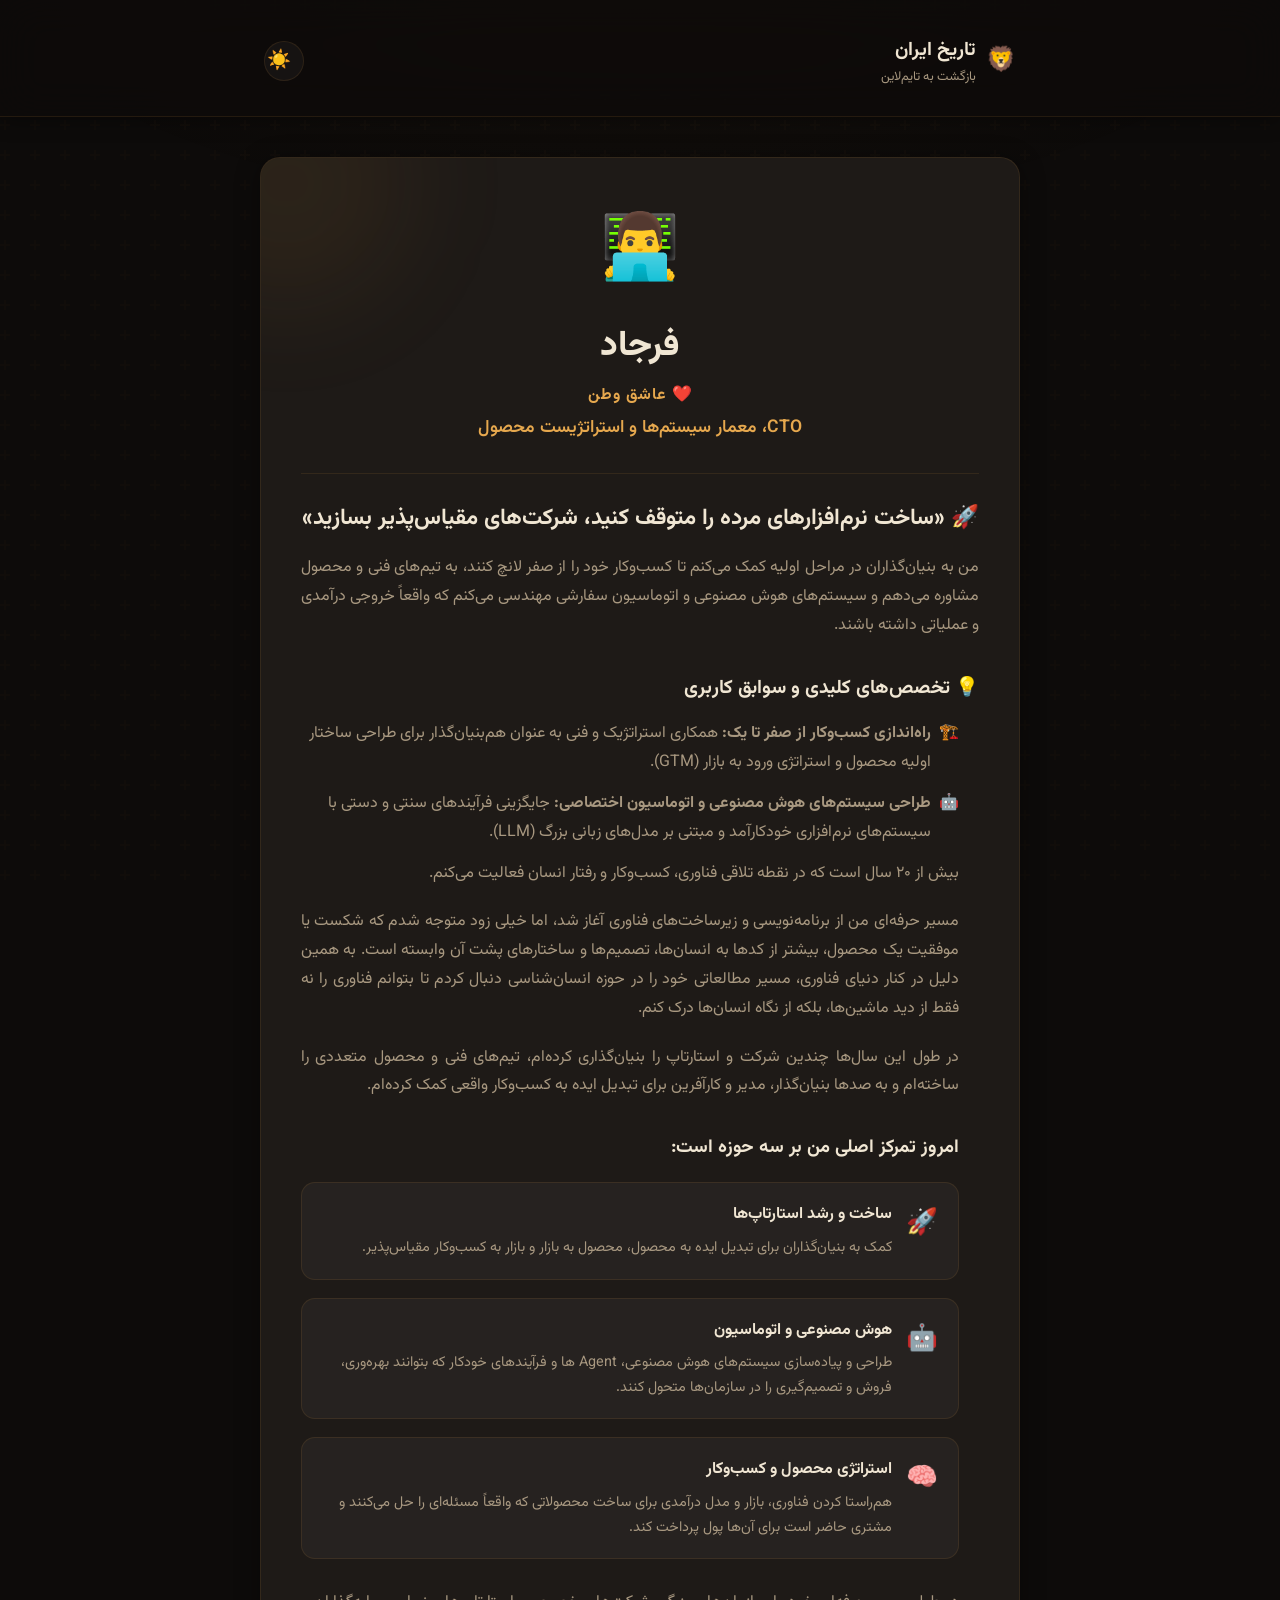
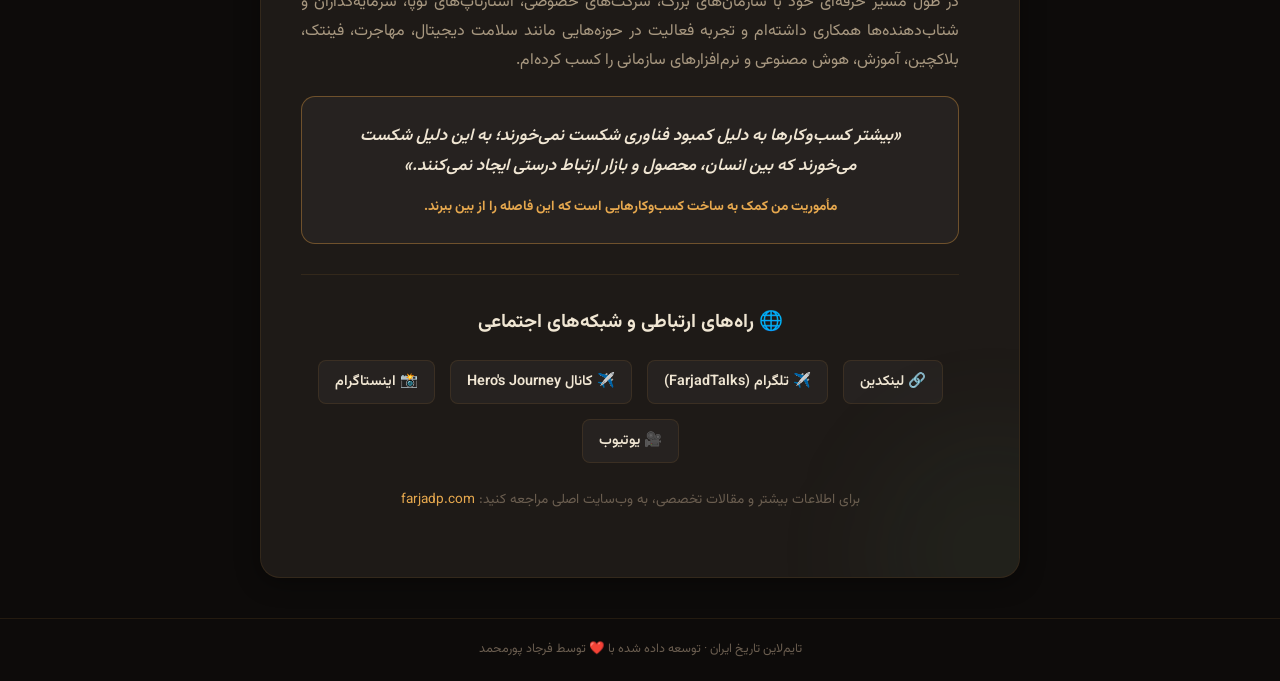
<file: about-developer.html>
<!DOCTYPE html>
<html lang="fa" dir="rtl">

<head>
  <meta charset="UTF-8">
  <meta name="viewport" content="width=device-width, initial-scale=1.0">
  <title>درباره توسعه‌دهنده — فرجاد پورمحمد</title>
  <meta name="description"
    content="آشنایی با فرجاد پورمحمد، مشاور استارتاپ‌ها، معمار سیستم‌ها و توسعه‌دهنده تایم‌لاین تاریخ ایران." />
  <link rel="preconnect" href="https://fonts.googleapis.com" />
  <link rel="preconnect" href="https://fonts.gstatic.com" crossorigin />
  <link
    href="https://fonts.googleapis.com/css2?family=Vazirmatn:wght@300;400;500;600;700;800&family=Inter:wght@300;400;500;600&display=swap"
    rel="stylesheet" />
  <link rel="stylesheet" href="style.css" />
  <script>
    const savedTheme = localStorage.getItem('iran_history_theme') || 'dark';
    if (savedTheme === 'light') {
      document.documentElement.dataset.theme = 'light';
    }
  </script>
</head>

<body
  style="min-height: 100vh; display: flex; flex-direction: column; background: var(--bg-base); color: var(--text-primary);">

  <!-- Header -->
  <header class="site-header" style="position: static; height: auto; padding: 20px 0;">
    <div class="header-inner"
      style="max-width: 800px; margin: 0 auto; display: flex; justify-content: space-between; align-items: center;">
      <a href="index.html" class="header-brand"
        style="text-decoration: none; display: flex; align-items: center; gap: 10px;">
        <span style="font-size: 1.5rem;">🦁</span>
        <div>
          <span style="font-weight: 700; font-size: 1.2rem; color: var(--text-primary);">تاریخ ایران</span>
          <p style="font-size: 0.8rem; color: var(--text-secondary); margin: 0;">بازگشت به تایم‌لاین</p>
        </div>
      </a>
      <button class="btn-theme" id="btn-theme-page"
        style="background: var(--bg-glass); border: 1px solid var(--border-subtle); border-radius: 50%; color: var(--text-primary); cursor: pointer; width: 40px; height: 40px; font-size: 1.2rem;">🌙</button>
    </div>
  </header>

  <!-- Main Container -->
  <main style="flex: 1; padding: 40px 20px; max-width: 800px; margin: 0 auto; width: 100%;">
    <div
      style="background: var(--bg-card); border: 1px solid var(--border-subtle); border-radius: var(--radius-lg); padding: 40px; box-shadow: var(--shadow-card); position: relative; overflow: hidden;">

      <!-- Top Glow -->
      <div
        style="position: absolute; top: -100px; left: -100px; width: 250px; height: 250px; background: rgba(200, 137, 58, 0.08); border-radius: 50%; filter: blur(50px); pointer-events: none;">
      </div>
      <div
        style="position: absolute; bottom: -100px; right: -100px; width: 250px; height: 250px; background: rgba(92, 158, 106, 0.06); border-radius: 50%; filter: blur(50px); pointer-events: none;">
      </div>

      <div style="text-align: center; margin-bottom: 30px;">
        <span style="font-size: 4rem;">👨‍💻</span>
        <h1 style="font-size: 2.2rem; font-weight: 800; margin: 10px 0 5px; color: var(--text-primary);">فرجاد </h1>
        <p
          style="font-size: 1rem; color: var(--gold-light); font-weight: 700; margin-bottom: 4px; letter-spacing: 1px;">
          ❤️ عاشق وطن</p>
        <p style="font-size: 1.1rem; color: var(--gold-light); font-weight: 600; margin-bottom: 5px;">CTO، معمار
          سیستم‌ها و استراتژیست محصول</p>


      </div>

      <div class="panel-divider" style="margin: 25px 0;"></div>

      <div style="font-size: 1rem; line-height: 1.8; color: var(--text-secondary); space-y: 20px;">
        <h2
          style="font-size: 1.4rem; font-weight: 700; color: var(--text-primary); margin-bottom: 15px; display: flex; align-items: center; gap: 8px;">
          🚀 «ساخت نرم‌افزارهای مرده را متوقف کنید، شرکت‌های مقیاس‌پذیر بسازید»
        </h2>
        <p style="margin-bottom: 20px; text-align: justify;">
          من به بنیان‌گذاران در مراحل اولیه کمک می‌کنم تا کسب‌وکار خود را از صفر لانچ کنند، به تیم‌های فنی و محصول
          مشاوره می‌دهم و سیستم‌های هوش مصنوعی و اتوماسیون سفارشی مهندسی می‌کنم که واقعاً خروجی درآمدی و عملیاتی داشته
          باشند.
        </p>

        <h3
          style="font-size: 1.2rem; font-weight: 700; color: var(--text-primary); margin-top: 30px; margin-bottom: 15px;">
          💡 تخصص‌های کلیدی و سوابق کاربری</h3>
        <ul style="padding-right: 20px; margin-bottom: 25px; list-style-type: none;">
          <li style="margin-bottom: 12px; display: flex; align-items: start; gap: 8px;">
            <span>🏗️</span>
            <div>
              <strong>راه‌اندازی کسب‌وکار از صفر تا یک:</strong> همکاری استراتژیک و فنی به عنوان هم‌بنیان‌گذار برای
              طراحی ساختار اولیه محصول و استراتژی ورود به بازار (GTM).
            </div>
          </li>
          <li style="margin-bottom: 12px; display: flex; align-items: start; gap: 8px;">
            <span>🤖</span>
            <div>
              <strong>طراحی سیستم‌های هوش مصنوعی و اتوماسیون اختصاصی:</strong> جایگزینی فرآیندهای سنتی و دستی با
              سیستم‌های نرم‌افزاری خودکارآمد و مبتنی بر مدل‌های زبانی بزرگ (LLM).
            </div>
          </li>
          <div style="font-size: 1rem; line-height: 1.8; color: var(--text-secondary);">

            <p style="margin-bottom: 20px; text-align: justify;">
              بیش از ۲۰ سال است که در نقطه تلاقی فناوری، کسب‌وکار و رفتار انسان فعالیت می‌کنم.
            </p>
            <p style="margin-bottom: 20px; text-align: justify;">
              مسیر حرفه‌ای من از برنامه‌نویسی و زیرساخت‌های فناوری آغاز شد، اما خیلی زود متوجه شدم که شکست یا موفقیت یک
              محصول، بیشتر از کدها به انسان‌ها، تصمیم‌ها و ساختارهای پشت آن وابسته است. به همین دلیل در کنار دنیای
              فناوری، مسیر مطالعاتی خود را در حوزه انسان‌شناسی دنبال کردم تا بتوانم فناوری را نه فقط از دید ماشین‌ها،
              بلکه از نگاه انسان‌ها درک کنم.
            </p>
            <p style="margin-bottom: 30px; text-align: justify;">
              در طول این سال‌ها چندین شرکت و استارتاپ را بنیان‌گذاری کرده‌ام، تیم‌های فنی و محصول متعددی را ساخته‌ام و
              به صدها بنیان‌گذار، مدیر و کارآفرین برای تبدیل ایده به کسب‌وکار واقعی کمک کرده‌ام.
            </p>

            <h3 style="font-size: 1.15rem; font-weight: 700; color: var(--text-primary); margin-bottom: 18px;">امروز
              تمرکز اصلی من بر سه حوزه است:</h3>

            <ul
              style="list-style: none; padding: 0; margin-bottom: 30px; display: flex; flex-direction: column; gap: 18px;">
              <li
                style="background: var(--bg-glass); border: 1px solid var(--border-subtle); border-radius: var(--radius-md); padding: 18px 20px; display: flex; align-items: flex-start; gap: 14px;">
                <span style="font-size: 1.6rem; flex-shrink: 0;">🚀</span>
                <div>
                  <strong style="color: var(--text-primary); font-size: 1rem;">ساخت و رشد استارتاپ‌ها</strong>
                  <p style="margin-top: 6px; font-size: 0.9rem; line-height: 1.7;">کمک به بنیان‌گذاران برای تبدیل ایده
                    به محصول، محصول به بازار و بازار به کسب‌وکار مقیاس‌پذیر.</p>
                </div>
              </li>
              <li
                style="background: var(--bg-glass); border: 1px solid var(--border-subtle); border-radius: var(--radius-md); padding: 18px 20px; display: flex; align-items: flex-start; gap: 14px;">
                <span style="font-size: 1.6rem; flex-shrink: 0;">🤖</span>
                <div>
                  <strong style="color: var(--text-primary); font-size: 1rem;">هوش مصنوعی و اتوماسیون</strong>
                  <p style="margin-top: 6px; font-size: 0.9rem; line-height: 1.7;">طراحی و پیاده‌سازی سیستم‌های هوش
                    مصنوعی، Agent ها و فرآیندهای خودکار که بتوانند بهره‌وری، فروش و تصمیم‌گیری را در سازمان‌ها متحول
                    کنند.</p>
                </div>
              </li>
              <li
                style="background: var(--bg-glass); border: 1px solid var(--border-subtle); border-radius: var(--radius-md); padding: 18px 20px; display: flex; align-items: flex-start; gap: 14px;">
                <span style="font-size: 1.6rem; flex-shrink: 0;">🧠</span>
                <div>
                  <strong style="color: var(--text-primary); font-size: 1rem;">استراتژی محصول و کسب‌وکار</strong>
                  <p style="margin-top: 6px; font-size: 0.9rem; line-height: 1.7;">هم‌راستا کردن فناوری، بازار و مدل
                    درآمدی برای ساخت محصولاتی که واقعاً مسئله‌ای را حل می‌کنند و مشتری حاضر است برای آن‌ها پول پرداخت
                    کند.</p>
                </div>
              </li>
            </ul>

            <p style="margin-bottom: 20px; text-align: justify;">
              در طول مسیر حرفه‌ای خود با سازمان‌های بزرگ، شرکت‌های خصوصی، استارتاپ‌های نوپا، سرمایه‌گذاران و
              شتاب‌دهنده‌ها همکاری داشته‌ام و تجربه فعالیت در حوزه‌هایی مانند سلامت دیجیتال، مهاجرت، فینتک، بلاکچین،
              آموزش، هوش مصنوعی و نرم‌افزارهای سازمانی را کسب کرده‌ام.
            </p>

            <div
              style="background: var(--bg-glass); border: 1px solid var(--border-active); border-radius: var(--radius-md); padding: 24px 28px; margin-bottom: 30px; text-align: center;">
              <p
                style="font-size: 1.05rem; font-weight: 600; color: var(--text-primary); line-height: 1.8; font-style: italic;">
                «بیشتر کسب‌وکارها به دلیل کمبود فناوری شکست نمی‌خورند؛ به این دلیل شکست می‌خورند که بین انسان، محصول و
                بازار ارتباط درستی ایجاد نمی‌کنند.»
              </p>
              <p style="margin-top: 14px; font-size: 0.85rem; color: var(--gold-light); font-weight: 700;">مأموریت من
                کمک به ساخت کسب‌وکارهایی است که این فاصله را از بین ببرند.</p>
            </div>

          </div>

          <div class="panel-divider" style="margin: 30px 0;"></div>

          <div style="text-align: center;">
            <h3 style="font-size: 1.2rem; font-weight: 700; color: var(--text-primary); margin-bottom: 20px;">🌐 راه‌های
              ارتباطی و شبکه‌های اجتماعی</h3>
            <div style="display: flex; gap: 15px; justify-content: center; flex-wrap: wrap; margin-bottom: 25px;">
              <a href="https://www.linkedin.com/in/farjadpourmohammad/" target="_blank"
                style="background: var(--bg-glass); border: 1px solid var(--border-subtle); color: var(--text-primary); text-decoration: none; padding: 8px 16px; border-radius: 8px; font-weight: 600; font-size: 0.9rem; transition: all 0.2s;"
                onmouseover="this.style.borderColor='var(--gold)'"
                onmouseout="this.style.borderColor='var(--border-subtle)'">🔗 لینکدین</a>
              <a href="https://t.me/FarjadTalks" target="_blank"
                style="background: var(--bg-glass); border: 1px solid var(--border-subtle); color: var(--text-primary); text-decoration: none; padding: 8px 16px; border-radius: 8px; font-weight: 600; font-size: 0.9rem; transition: all 0.2s;"
                onmouseover="this.style.borderColor='var(--gold)'"
                onmouseout="this.style.borderColor='var(--border-subtle)'">✈️ تلگرام (FarjadTalks)</a>
              <a href="https://t.me/Heros_Journey" target="_blank"
                style="background: var(--bg-glass); border: 1px solid var(--border-subtle); color: var(--text-primary); text-decoration: none; padding: 8px 16px; border-radius: 8px; font-weight: 600; font-size: 0.9rem; transition: all 0.2s;"
                onmouseover="this.style.borderColor='var(--gold)'"
                onmouseout="this.style.borderColor='var(--border-subtle)'">✈️ کانال Hero's Journey</a>
              <a href="https://instagram.com/FarjadTalks" target="_blank"
                style="background: var(--bg-glass); border: 1px solid var(--border-subtle); color: var(--text-primary); text-decoration: none; padding: 8px 16px; border-radius: 8px; font-weight: 600; font-size: 0.9rem; transition: all 0.2s;"
                onmouseover="this.style.borderColor='var(--gold)'"
                onmouseout="this.style.borderColor='var(--border-subtle)'">📸 اینستاگرام</a>
              <a href="https://youtube.com/@FarjadTalks" target="_blank"
                style="background: var(--bg-glass); border: 1px solid var(--border-subtle); color: var(--text-primary); text-decoration: none; padding: 8px 16px; border-radius: 8px; font-weight: 600; font-size: 0.9rem; transition: all 0.2s;"
                onmouseover="this.style.borderColor='var(--gold)'"
                onmouseout="this.style.borderColor='var(--border-subtle)'">🎥 یوتیوب</a>
            </div>
            <p style="font-size: 0.85rem; color: var(--text-muted);">برای اطلاعات بیشتر و مقالات تخصصی، به وب‌سایت اصلی
              مراجعه کنید: <a href="https://farjadp.com" target="_blank"
                style="color: var(--gold-light); text-decoration: none;">farjadp.com</a></p>
          </div>

      </div>
  </main>

  <!-- Footer -->
  <footer class="site-footer" style="padding: 20px 0; margin-top: auto;">
    <p>تایم‌لاین تاریخ ایران · توسعه داده شده با ❤️ توسط فرجاد پورمحمد</p>
  </footer>

  <script>
    const themeBtn = document.getElementById('btn-theme-page');

    function applyTheme(theme) {
      document.documentElement.dataset.theme = theme === 'light' ? 'light' : '';
      themeBtn.textContent = theme === 'light' ? '🌙' : '☀️';
      localStorage.setItem('iran_history_theme', theme);
    }

    themeBtn.addEventListener('click', () => {
      const current = document.documentElement.dataset.theme === 'light' ? 'light' : 'dark';
      applyTheme(current === 'dark' ? 'light' : 'dark');
    });

    // Set initial text based on theme
    themeBtn.textContent = document.documentElement.dataset.theme === 'light' ? '🌙' : '☀️';
  </script>
</body>

</html>
</file>
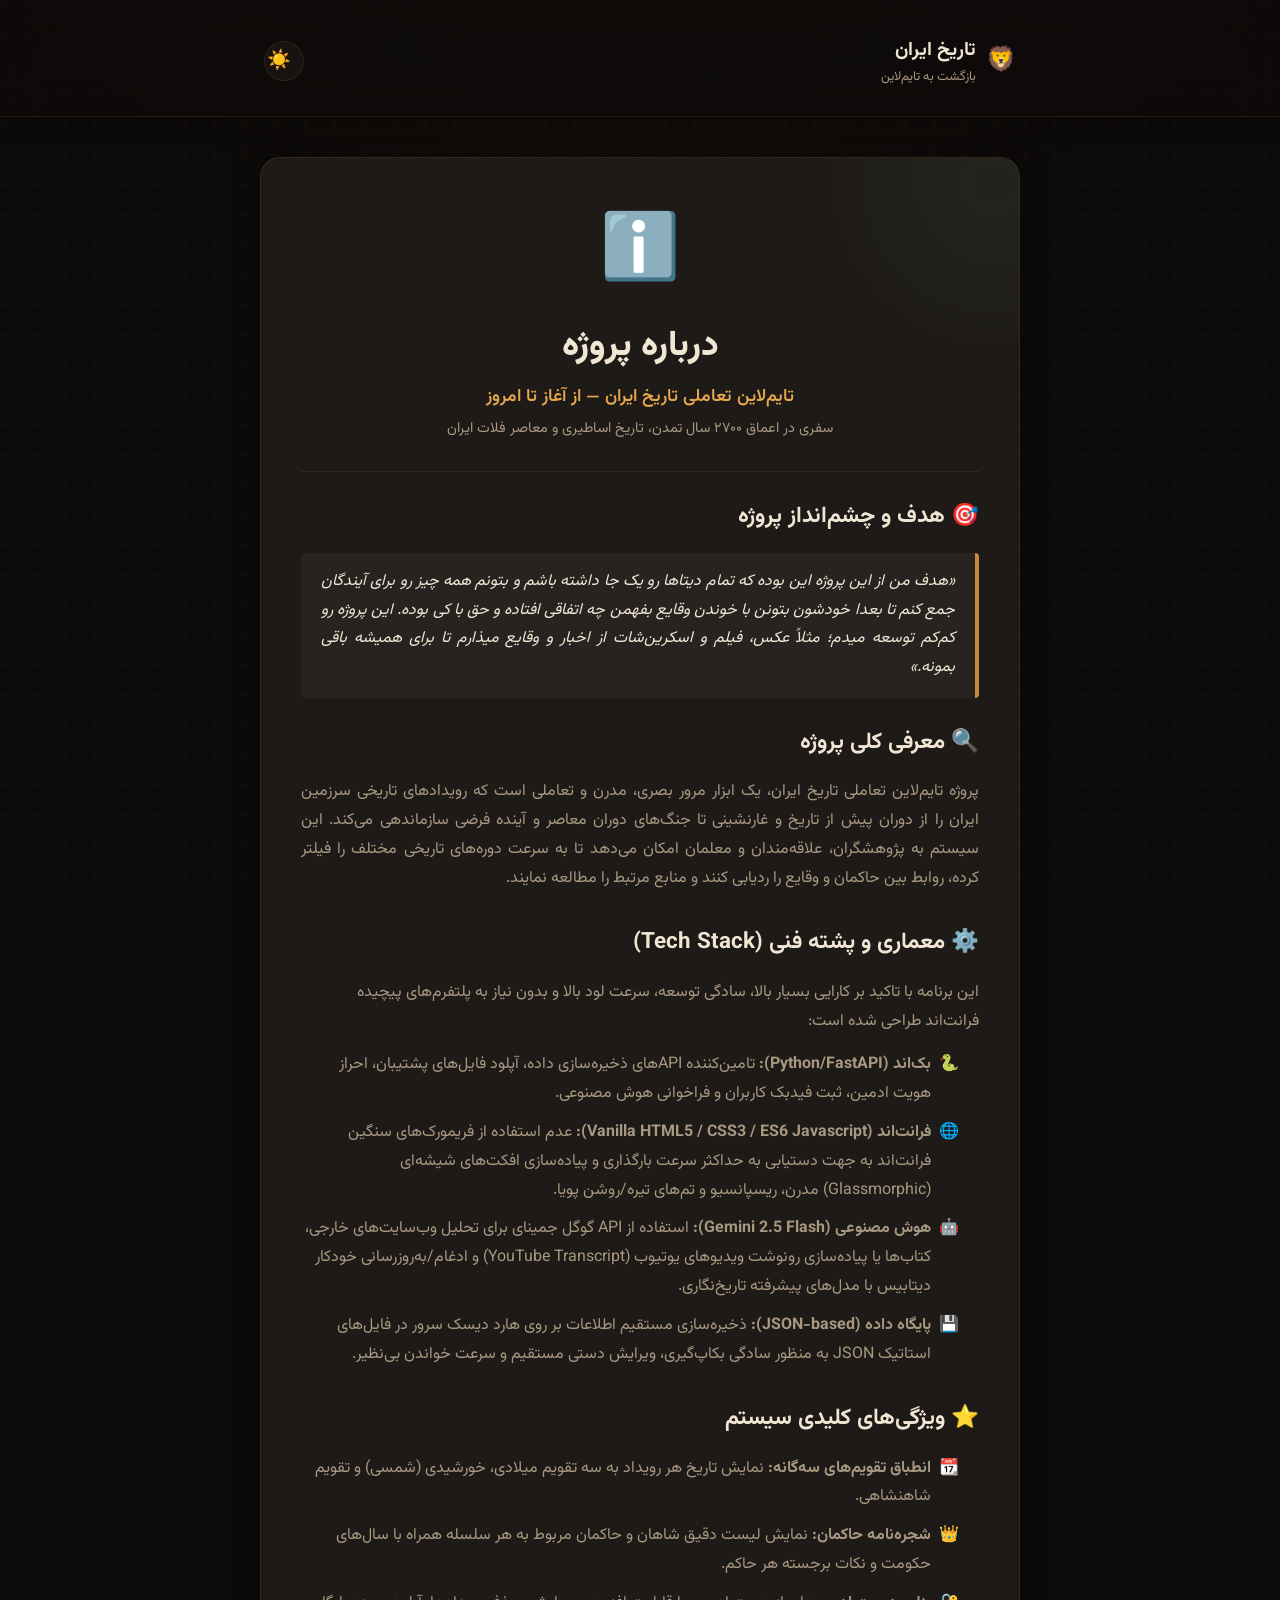
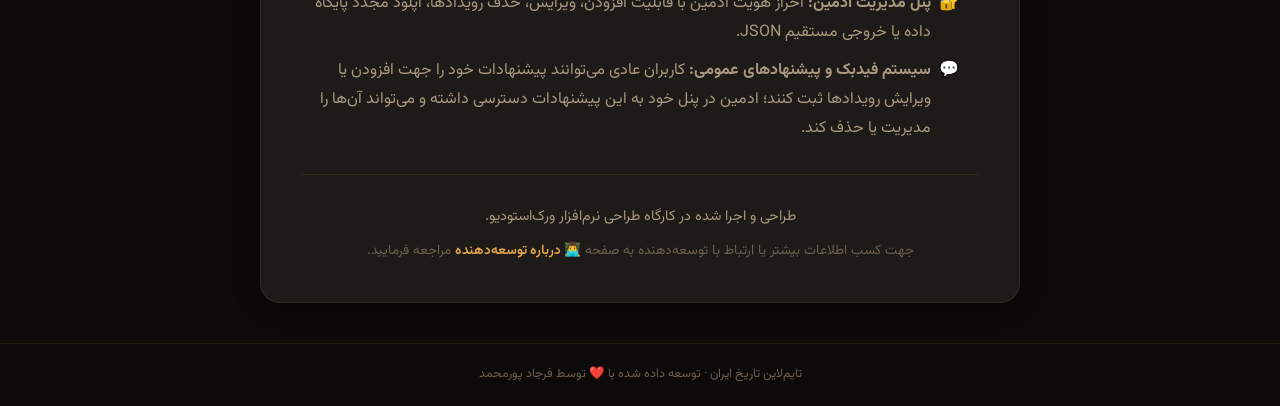
<file: about-project.html>
<!DOCTYPE html>
<html lang="fa" dir="rtl">
<head>
  <meta charset="UTF-8">
  <meta name="viewport" content="width=device-width, initial-scale=1.0">
  <title>درباره پروژه — تایم‌لاین تعاملی تاریخ ایران</title>
  <meta name="description" content="توضیحات فنی، معماری و ویژگی‌های پروژه تایم‌لاین تعاملی تاریخ ایران از آغاز تا امروز." />
  <link rel="preconnect" href="https://fonts.googleapis.com" />
  <link rel="preconnect" href="https://fonts.gstatic.com" crossorigin />
  <link href="https://fonts.googleapis.com/css2?family=Vazirmatn:wght@300;400;500;600;700;800&family=Inter:wght@300;400;500;600&display=swap" rel="stylesheet" />
  <link rel="stylesheet" href="style.css" />
  <script>
    const savedTheme = localStorage.getItem('iran_history_theme') || 'dark';
    if (savedTheme === 'light') {
      document.documentElement.dataset.theme = 'light';
    }
  </script>
</head>
<body style="min-height: 100vh; display: flex; flex-direction: column; background: var(--bg-base); color: var(--text-primary);">

  <!-- Header -->
  <header class="site-header" style="position: static; height: auto; padding: 20px 0;">
    <div class="header-inner" style="max-width: 800px; margin: 0 auto; display: flex; justify-content: space-between; align-items: center;">
      <a href="index.html" class="header-brand" style="text-decoration: none; display: flex; align-items: center; gap: 10px;">
        <span style="font-size: 1.5rem;">🦁</span>
        <div>
          <span style="font-weight: 700; font-size: 1.2rem; color: var(--text-primary);">تاریخ ایران</span>
          <p style="font-size: 0.8rem; color: var(--text-secondary); margin: 0;">بازگشت به تایم‌لاین</p>
        </div>
      </a>
      <button class="btn-theme" id="btn-theme-page" style="background: var(--bg-glass); border: 1px solid var(--border-subtle); border-radius: 50%; color: var(--text-primary); cursor: pointer; width: 40px; height: 40px; font-size: 1.2rem;">🌙</button>
    </div>
  </header>

  <!-- Main Container -->
  <main style="flex: 1; padding: 40px 20px; max-width: 800px; margin: 0 auto; width: 100%;">
    <div style="background: var(--bg-card); border: 1px solid var(--border-subtle); border-radius: var(--radius-lg); padding: 40px; box-shadow: var(--shadow-card); position: relative; overflow: hidden;">
      
      <!-- Top Glow -->
      <div style="position: absolute; top: -100px; right: -100px; width: 250px; height: 250px; background: rgba(92, 158, 106, 0.08); border-radius: 50%; filter: blur(50px); pointer-events: none;"></div>

      <div style="text-align: center; margin-bottom: 30px;">
        <span style="font-size: 4rem;">ℹ️</span>
        <h1 style="font-size: 2.2rem; font-weight: 800; margin: 10px 0 5px; color: var(--text-primary);">درباره پروژه</h1>
        <p style="font-size: 1.1rem; color: var(--gold-light); font-weight: 600; margin-bottom: 5px;">تایم‌لاین تعاملی تاریخ ایران — از آغاز تا امروز</p>
        <p style="font-size: 0.9rem; color: var(--text-secondary); margin-bottom: 20px;">سفری در اعماق ۲۷۰۰ سال تمدن، تاریخ اساطیری و معاصر فلات ایران</p>
      </div>

      <div class="panel-divider" style="margin: 25px 0;"></div>

      <div style="font-size: 1rem; line-height: 1.8; color: var(--text-secondary);">
        <h2 style="font-size: 1.4rem; font-weight: 700; color: var(--text-primary); margin-bottom: 15px;">🎯 هدف و چشم‌انداز پروژه</h2>
        <blockquote style="margin: 0 0 25px; padding: 15px 20px; border-right: 4px solid var(--gold); background: var(--bg-glass); border-radius: 4px; font-style: italic; color: var(--text-primary); text-align: justify; line-height: 1.8;">
          «هدف من از این پروژه این بوده که تمام دیتاها رو یک جا داشته باشم و بتونم همه چیز رو برای آیندگان جمع کنم تا بعدا خودشون بتونن با خوندن وقایع بفهمن چه اتفاقی افتاده و حق با کی بوده. این پروژه رو کم‌کم توسعه میدم؛ مثلاً عکس، فیلم و اسکرین‌شات از اخبار و وقایع میذارم تا برای همیشه باقی بمونه.»
        </blockquote>

        <h2 style="font-size: 1.4rem; font-weight: 700; color: var(--text-primary); margin-bottom: 15px;">🔍 معرفی کلی پروژه</h2>
        <p style="margin-bottom: 20px; text-align: justify;">
          پروژه تایم‌لاین تعاملی تاریخ ایران، یک ابزار مرور بصری، مدرن و تعاملی است که رویدادهای تاریخی سرزمین ایران را از دوران پیش از تاریخ و غارنشینی تا جنگ‌های دوران معاصر و آینده فرضی سازماندهی می‌کند. این سیستم به پژوهشگران، علاقه‌مندان و معلمان امکان می‌دهد تا به سرعت دوره‌های تاریخی مختلف را فیلتر کرده، روابط بین حاکمان و وقایع را ردیابی کنند و منابع مرتبط را مطالعه نمایند.
        </p>

        <h2 style="font-size: 1.4rem; font-weight: 700; color: var(--text-primary); margin-top: 30px; margin-bottom: 15px;">⚙️ معماری و پشته فنی (Tech Stack)</h2>
        <p style="margin-bottom: 15px;">
          این برنامه با تاکید بر کارایی بسیار بالا، سادگی توسعه، سرعت لود بالا و بدون نیاز به پلتفرم‌های پیچیده فرانت‌اند طراحی شده است:
        </p>
        <ul style="padding-right: 20px; margin-bottom: 25px; list-style-type: none;">
          <li style="margin-bottom: 10px; display: flex; align-items: start; gap: 8px;">
            <span>🐍</span>
            <div>
              <strong>بک‌اند (Python/FastAPI):</strong> تامین‌کننده APIهای ذخیره‌سازی داده، آپلود فایل‌های پشتیبان، احراز هویت ادمین، ثبت فیدبک کاربران و فراخوانی هوش مصنوعی.
            </div>
          </li>
          <li style="margin-bottom: 10px; display: flex; align-items: start; gap: 8px;">
            <span>🌐</span>
            <div>
              <strong>فرانت‌اند (Vanilla HTML5 / CSS3 / ES6 Javascript):</strong> عدم استفاده از فریمورک‌های سنگین فرانت‌اند به جهت دستیابی به حداکثر سرعت بارگذاری و پیاده‌سازی افکت‌های شیشه‌ای (Glassmorphic) مدرن، ریسپانسیو و تم‌های تیره/روشن پویا.
            </div>
          </li>
          <li style="margin-bottom: 10px; display: flex; align-items: start; gap: 8px;">
            <span>🤖</span>
            <div>
              <strong>هوش مصنوعی (Gemini 2.5 Flash):</strong> استفاده از API گوگل جمینای برای تحلیل وب‌سایت‌های خارجی، کتاب‌ها یا پیاده‌سازی رونوشت ویدیوهای یوتیوب (YouTube Transcript) و ادغام/به‌روزرسانی خودکار دیتابیس با مدل‌های پیشرفته تاریخ‌نگاری.
            </div>
          </li>
          <li style="margin-bottom: 10px; display: flex; align-items: start; gap: 8px;">
            <span>💾</span>
            <div>
              <strong>پایگاه داده (JSON-based):</strong> ذخیره‌سازی مستقیم اطلاعات بر روی هارد دیسک سرور در فایل‌های استاتیک JSON به منظور سادگی بکاپ‌گیری، ویرایش دستی مستقیم و سرعت خواندن بی‌نظیر.
            </div>
          </li>
        </ul>

        <h2 style="font-size: 1.4rem; font-weight: 700; color: var(--text-primary); margin-top: 30px; margin-bottom: 15px;">⭐ ویژگی‌های کلیدی سیستم</h2>
        <ul style="padding-right: 20px; margin-bottom: 25px; list-style-type: none;">
          <li style="margin-bottom: 10px; display: flex; align-items: start; gap: 8px;">
            <span>📆</span>
            <div>
              <strong>انطباق تقویم‌های سه‌گانه:</strong> نمایش تاریخ هر رویداد به سه تقویم میلادی، خورشیدی (شمسی) و تقویم شاهنشاهی.
            </div>
          </li>
          <li style="margin-bottom: 10px; display: flex; align-items: start; gap: 8px;">
            <span>👑</span>
            <div>
              <strong>شجره‌نامه حاکمان:</strong> نمایش لیست دقیق شاهان و حاکمان مربوط به هر سلسله همراه با سال‌های حکومت و نکات برجسته هر حاکم.
            </div>
          </li>
          <li style="margin-bottom: 10px; display: flex; align-items: start; gap: 8px;">
            <span>🔐</span>
            <div>
              <strong>پنل مدیریت ادمین:</strong> احراز هویت ادمین با قابلیت افزودن، ویرایش، حذف رویدادها، آپلود مجدد پایگاه داده یا خروجی مستقیم JSON.
            </div>
          </li>
          <li style="margin-bottom: 10px; display: flex; align-items: start; gap: 8px;">
            <span>💬</span>
            <div>
              <strong>سیستم فیدبک و پیشنهادهای عمومی:</strong> کاربران عادی می‌توانند پیشنهادات خود را جهت افزودن یا ویرایش رویدادها ثبت کنند؛ ادمین در پنل خود به این پیشنهادات دسترسی داشته و می‌تواند آن‌ها را مدیریت یا حذف کند.
            </div>
          </li>
        </ul>
      </div>

      <div class="panel-divider" style="margin: 30px 0;"></div>

      <div style="text-align: center;">
        <p style="font-size: 0.9rem; color: var(--text-secondary); margin-bottom: 10px;">طراحی و اجرا شده در کارگاه طراحی نرم‌افزار ورک‌استودیو.</p>
        <p style="font-size: 0.85rem; color: var(--text-muted);">جهت کسب اطلاعات بیشتر یا ارتباط با توسعه‌دهنده به صفحه <a href="about-developer.html" style="color: var(--gold-light); text-decoration: none; font-weight: 600;">👨‍💻 درباره توسعه‌دهنده</a> مراجعه فرمایید.</p>
      </div>

    </div>
  </main>

  <!-- Footer -->
  <footer class="site-footer" style="padding: 20px 0; margin-top: auto;">
    <p>تایم‌لاین تاریخ ایران · توسعه داده شده با ❤️ توسط فرجاد پورمحمد</p>
  </footer>

  <script>
    const themeBtn = document.getElementById('btn-theme-page');
    
    function applyTheme(theme) {
      document.documentElement.dataset.theme = theme === 'light' ? 'light' : '';
      themeBtn.textContent = theme === 'light' ? '🌙' : '☀️';
      localStorage.setItem('iran_history_theme', theme);
    }
    
    themeBtn.addEventListener('click', () => {
      const current = document.documentElement.dataset.theme === 'light' ? 'light' : 'dark';
      applyTheme(current === 'dark' ? 'light' : 'dark');
    });
    
    // Set initial text based on theme
    themeBtn.textContent = document.documentElement.dataset.theme === 'light' ? '🌙' : '☀️';
  </script>
</body>
</html>
</file>
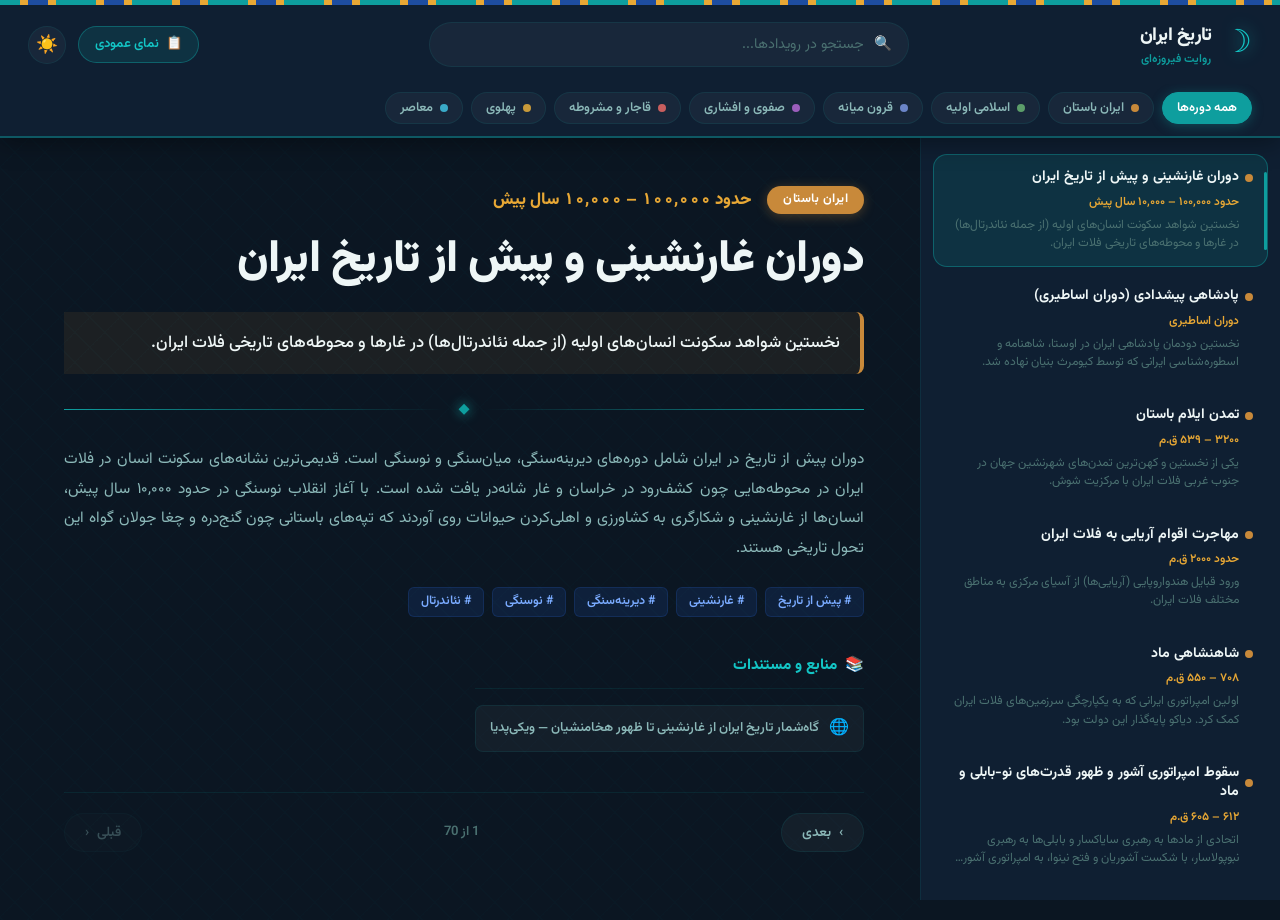
<file: immersive.html>
<!DOCTYPE html>
<html lang="fa" dir="rtl">
<head>
  <meta charset="UTF-8">
  <meta name="viewport" content="width=device-width, initial-scale=1.0">
  <title>روایت تاریخ ایران — نمای فیروزه‌ای</title>
  <meta name="description" content="مرور بصری و غنی تاریخ ایران با الهام از هنر و هویت ایرانی" />
  <link rel="preconnect" href="https://fonts.googleapis.com" />
  <link rel="preconnect" href="https://fonts.gstatic.com" crossorigin />
  <link href="https://fonts.googleapis.com/css2?family=Vazirmatn:wght@300;400;500;600;700;800;900&family=Inter:wght@400;500;600&display=swap" rel="stylesheet" />
  <link rel="stylesheet" href="immersive.css" />
</head>
<body>

  <!-- ===== STICKY HEADER ===== -->
  <header class="persian-header" id="persian-header">
    <div class="header-pattern" aria-hidden="true"></div>
    <div class="header-inner">
      <a href="index.html" class="brand-link">
        <span class="brand-emblem">☽</span>
        <div class="brand-text">
          <span class="brand-title">تاریخ ایران</span>
          <span class="brand-sub">روایت فیروزه‌ای</span>
        </div>
      </a>

      <div class="header-center">
        <div class="search-pill">
          <span class="search-icon-inner">🔍</span>
          <input type="search" id="imm-search" class="search-field" placeholder="جستجو در رویدادها..." aria-label="جستجو" />
        </div>
      </div>

      <div class="header-actions">
        <a href="index.html" class="btn-switch-view" title="نمای تایم‌لاین">
          <span>📋</span>
          <span class="btn-switch-label">نمای عمودی</span>
        </a>
        <button class="btn-theme-toggle" id="btn-theme-imm" title="تغییر تم" aria-label="تغییر تم">🌙</button>
      </div>
    </div>

    <!-- Era filter chips -->
    <div class="era-chips-bar" id="era-chips-bar" role="group" aria-label="فیلتر دوره تاریخی">
      <button class="era-chip active" data-era="all">همه دوره‌ها</button>
    </div>
  </header>

  <!-- ===== MAIN LAYOUT ===== -->
  <div class="persian-layout">

    <!-- LEFT PANEL: Event List -->
    <aside class="events-panel" id="events-panel">
      <div class="events-panel-inner" id="events-list">
        <!-- Populated by JS -->
      </div>
    </aside>

    <!-- RIGHT PANEL: Detail View -->
    <main class="detail-panel" id="detail-panel">
      <!-- Decorative Persian pattern overlay -->
      <div class="detail-pattern-overlay" aria-hidden="true"></div>

      <!-- Empty state -->
      <div class="empty-state hidden" id="empty-state">
        <div class="empty-emblem">☽</div>
        <p>رویداد تاریخی‌ای یافت نشد</p>
      </div>

      <!-- Detail Content -->
      <div class="detail-content" id="detail-content">

        <!-- Top: Era badge + date -->
        <div class="detail-meta" id="detail-meta">
          <span class="detail-era-badge" id="detail-era-badge"></span>
          <span class="detail-date" id="detail-date"></span>
        </div>

        <!-- Title -->
        <h1 class="detail-title" id="detail-title"></h1>

        <!-- Summary block -->
        <blockquote class="detail-summary" id="detail-summary"></blockquote>

        <!-- Decorative divider -->
        <div class="persian-divider" aria-hidden="true">
          <span class="divider-line"></span>
          <span class="divider-gem">◆</span>
          <span class="divider-line"></span>
        </div>

        <!-- Description -->
        <p class="detail-desc" id="detail-desc"></p>

        <!-- Tags -->
        <div class="detail-tags" id="detail-tags"></div>

        <!-- Two-column: Rulers + References -->
        <div class="detail-columns">

          <!-- Rulers -->
          <section class="rulers-section hidden" id="rulers-section">
            <h2 class="section-heading">
              <span class="section-heading-icon">👑</span>
              حاکمان برجسته
            </h2>
            <div class="rulers-grid" id="rulers-grid"></div>
          </section>

          <!-- References -->
          <section class="refs-section hidden" id="refs-section">
            <h2 class="section-heading">
              <span class="section-heading-icon">📚</span>
              منابع و مستندات
            </h2>
            <div class="refs-list" id="refs-list"></div>
          </section>

        </div>

        <!-- Navigation arrows -->
        <div class="detail-nav" id="detail-nav">
          <button class="detail-nav-btn" id="btn-prev-event" title="رویداد قبلی">
            <span>›</span>
            <span class="nav-btn-label">بعدی</span>
          </button>
          <span class="detail-nav-counter" id="nav-counter"></span>
          <button class="detail-nav-btn" id="btn-next-event" title="رویداد بعدی">
            <span class="nav-btn-label">قبلی</span>
            <span>‹</span>
          </button>
        </div>

      </div>
    </main>

  </div>

  <!-- Toast -->
  <div id="imm-toast-container" class="imm-toast-container" aria-live="polite"></div>

  <script src="immersive.js"></script>
</body>
</html>
</file>
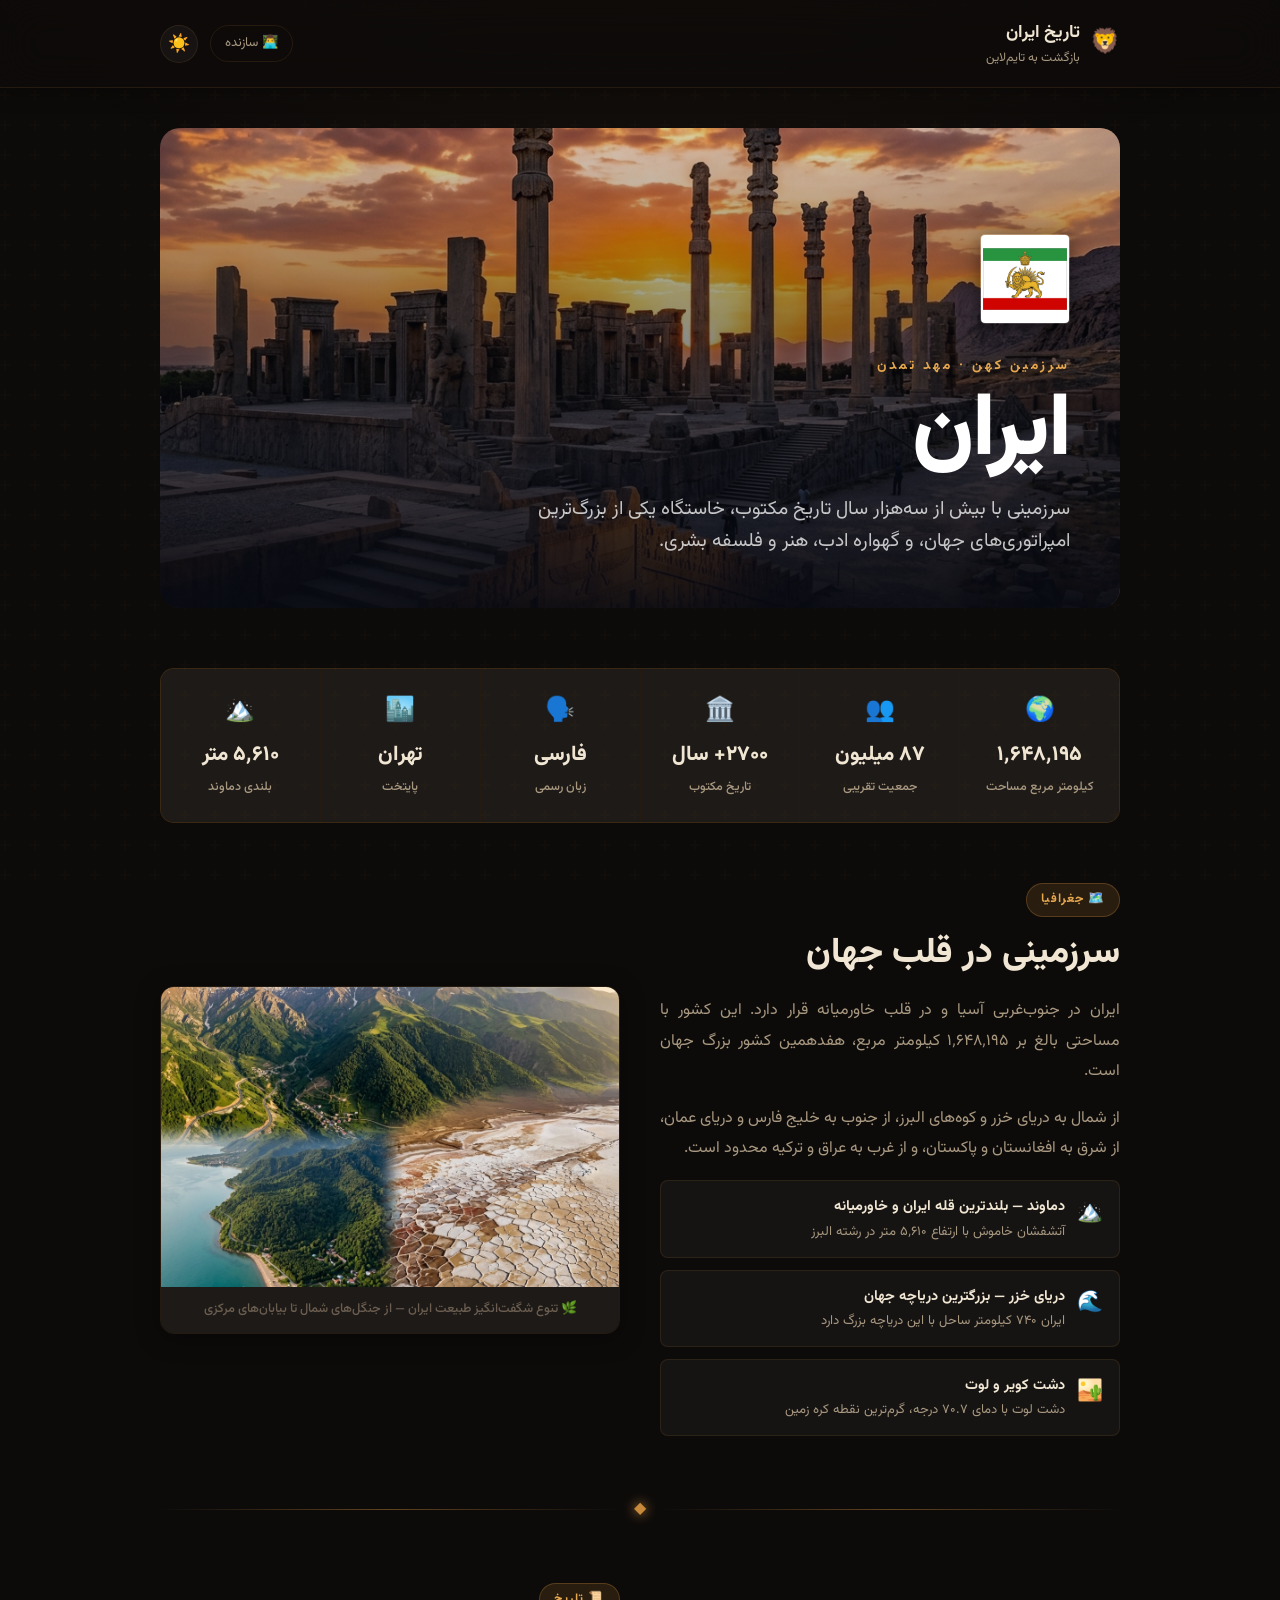
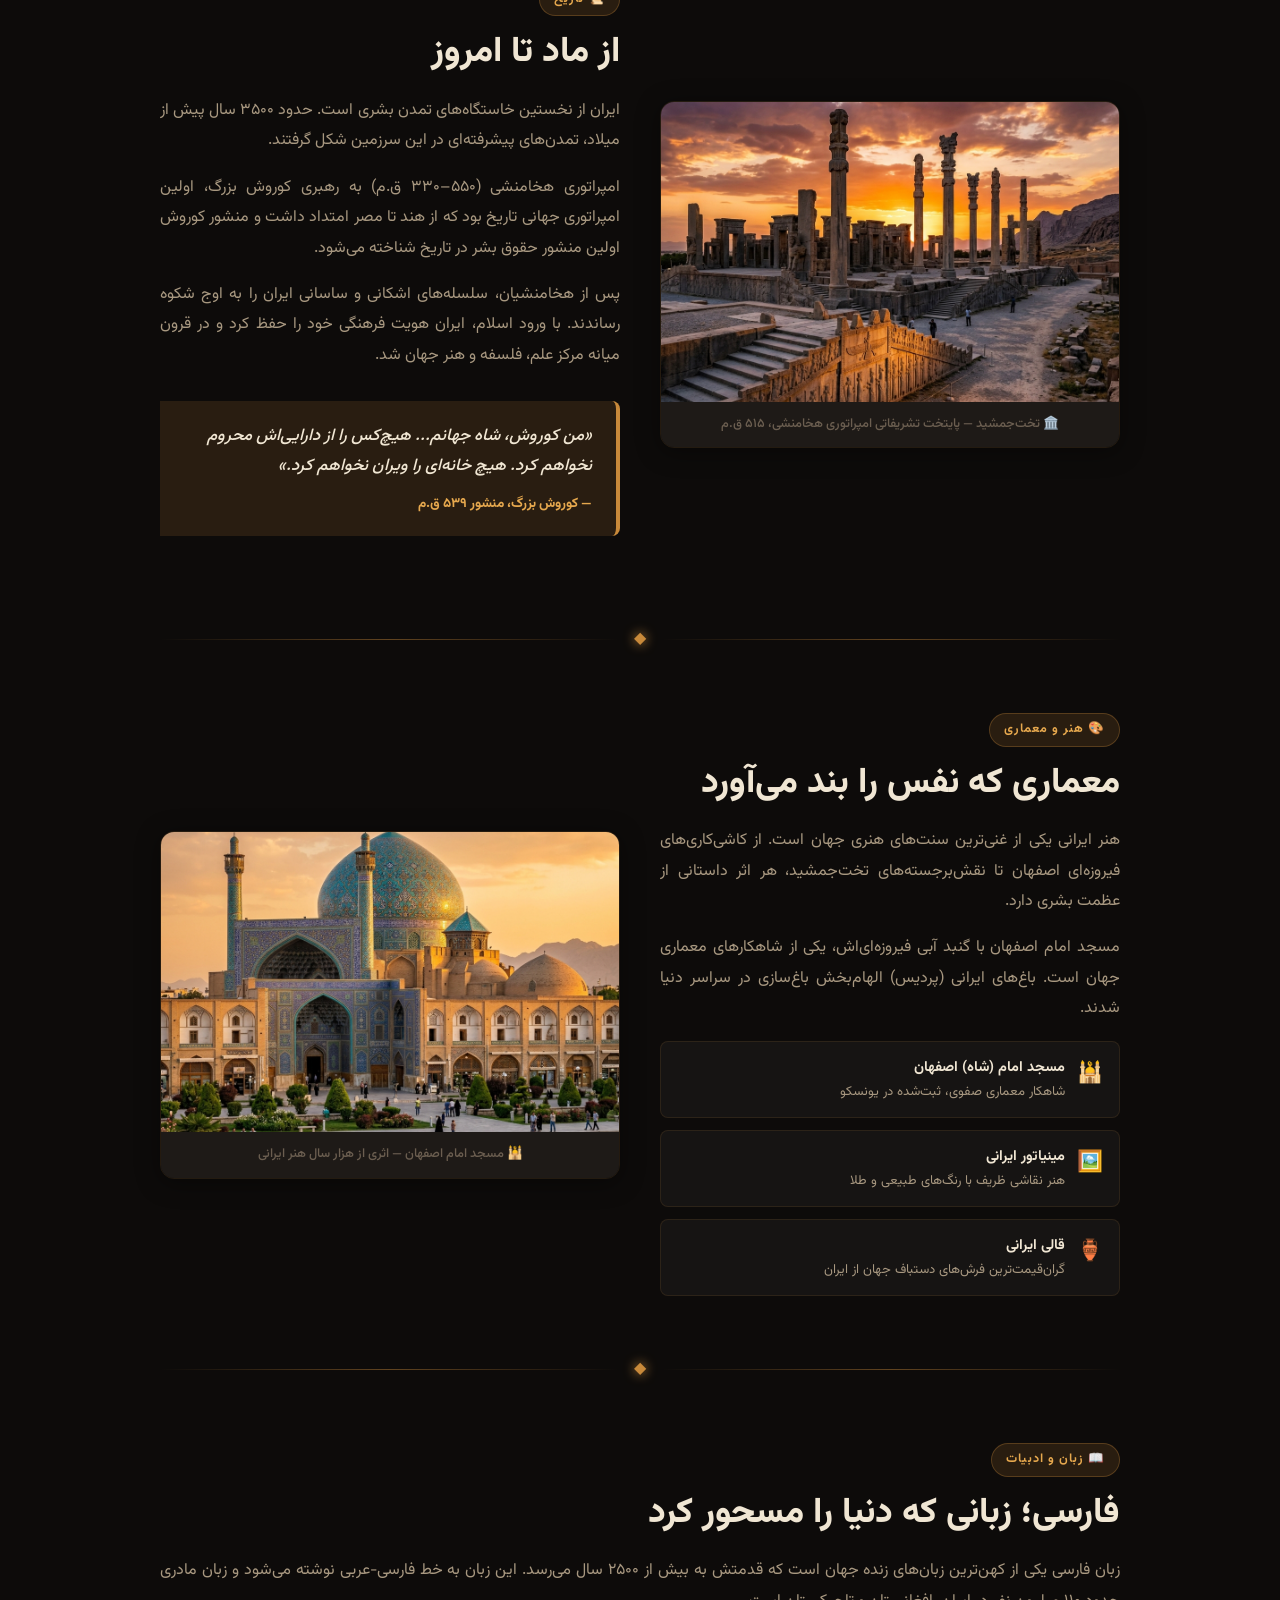
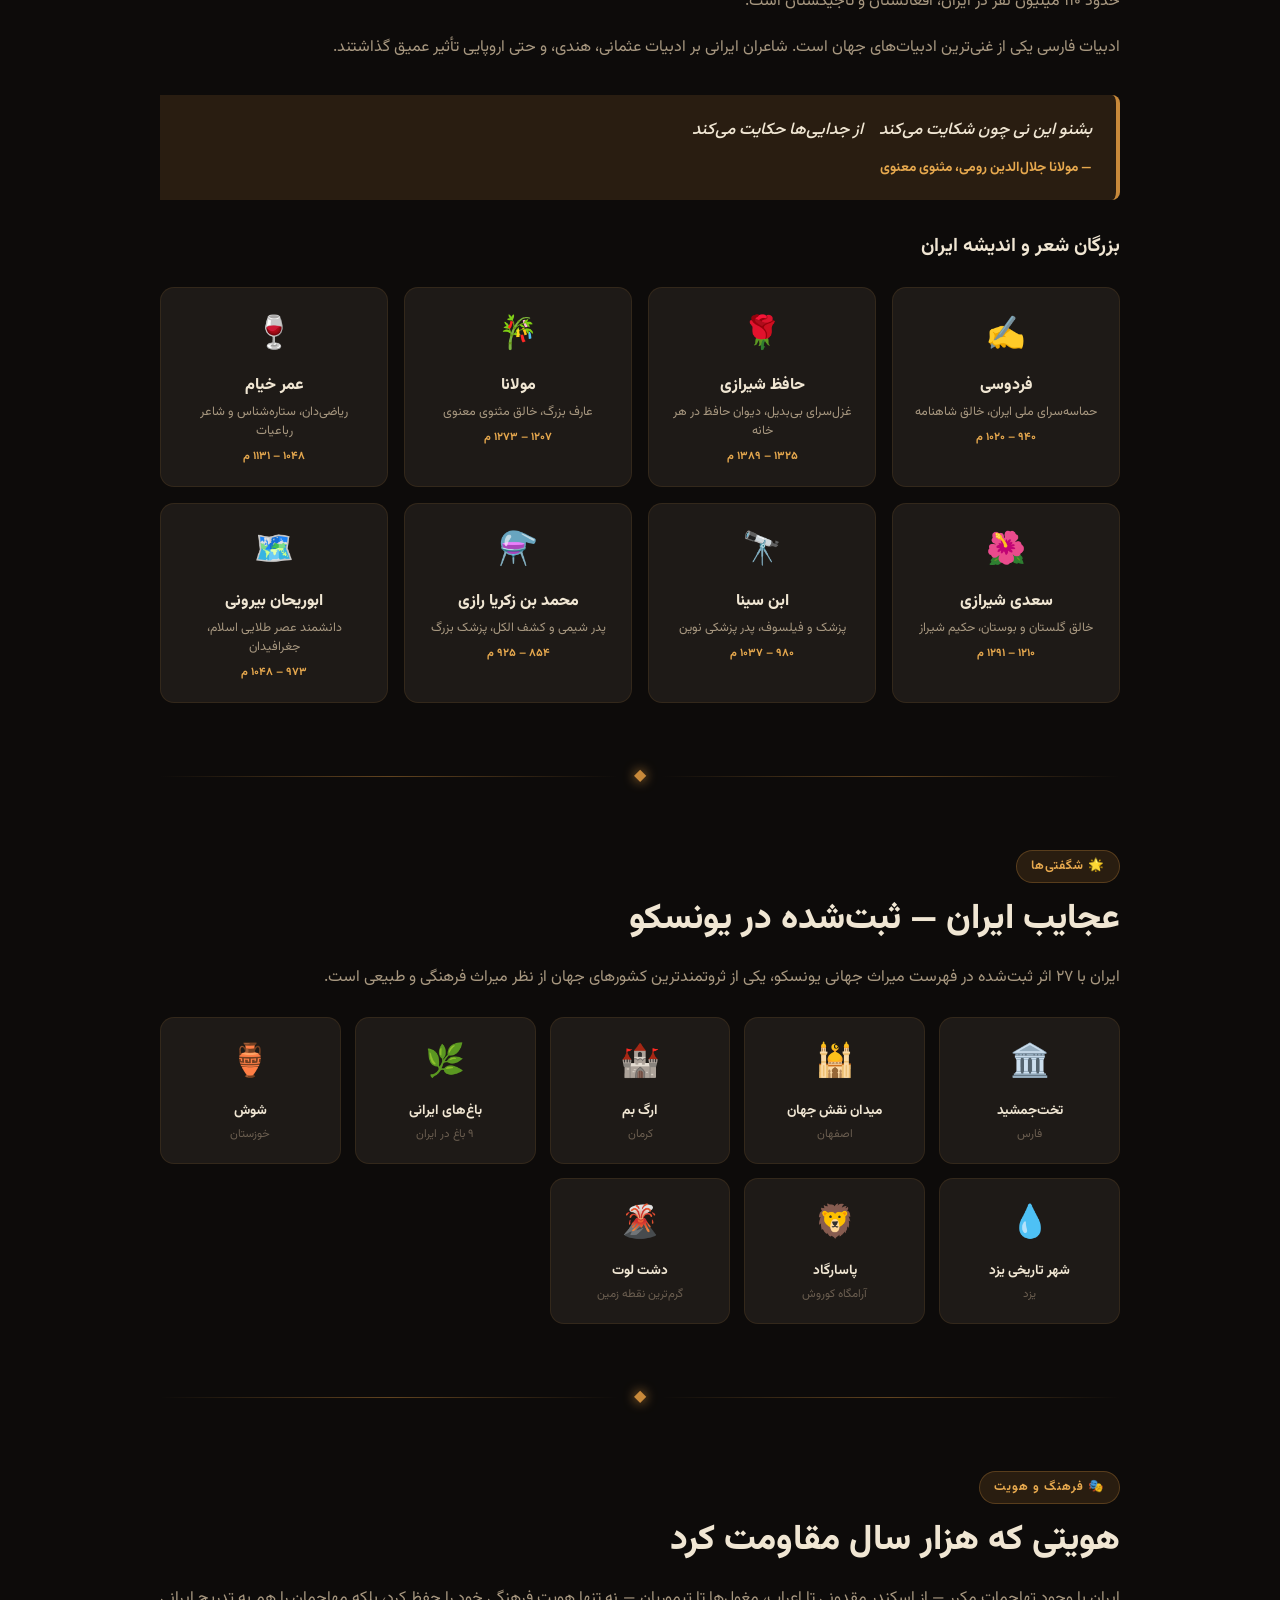
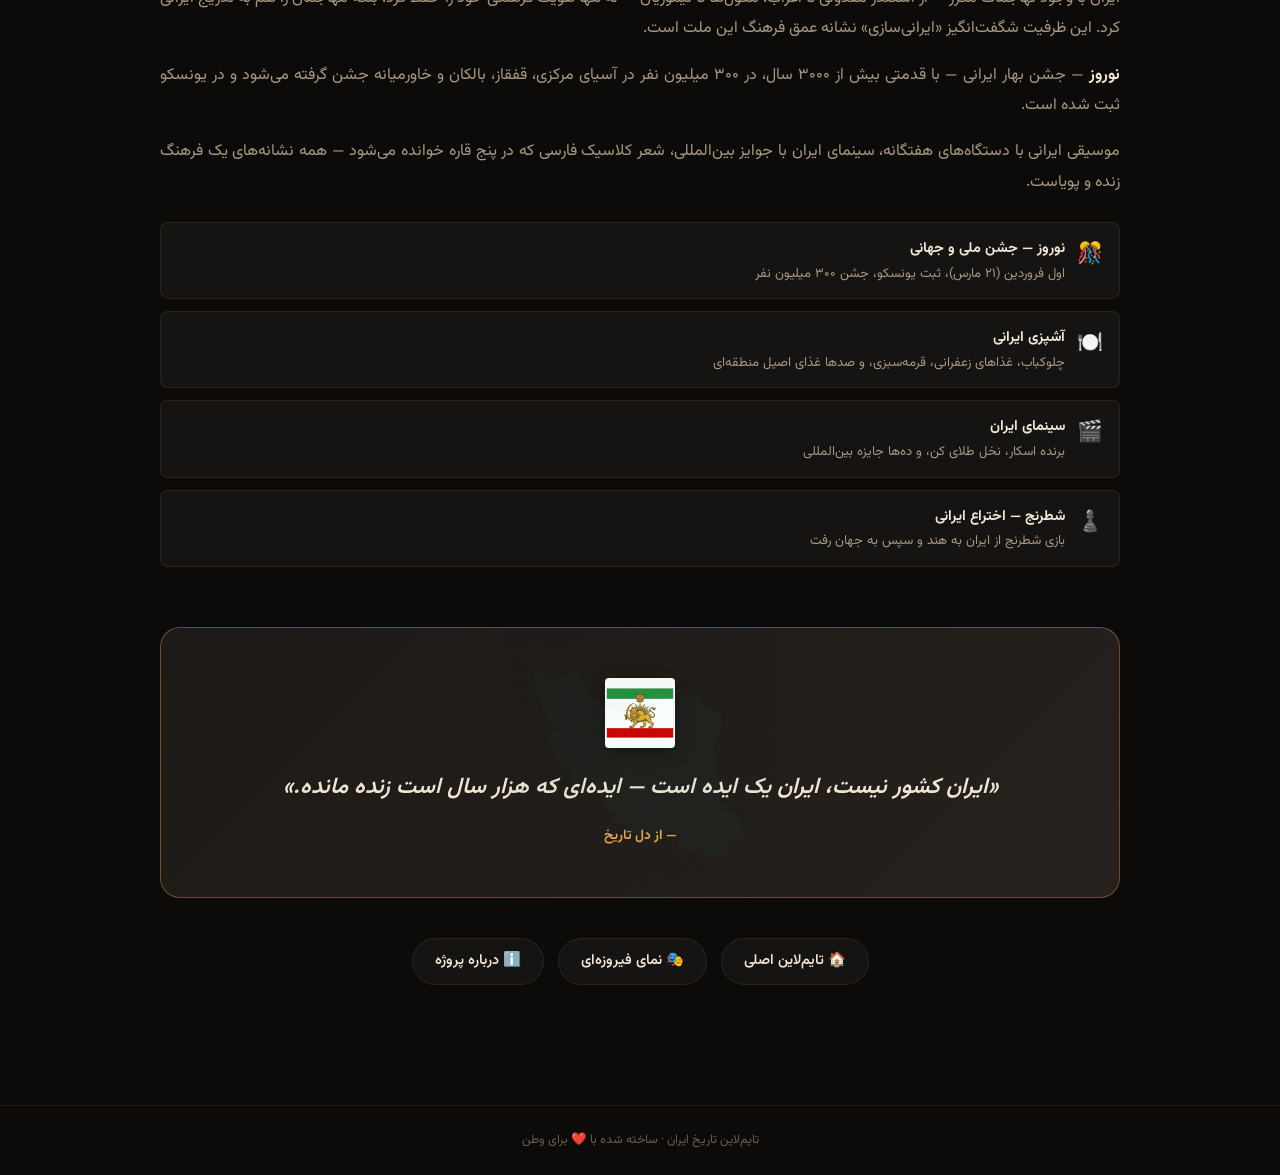
<file: iran.html>
<!DOCTYPE html>
<html lang="fa" dir="rtl">
<head>
  <meta charset="UTF-8">
  <meta name="viewport" content="width=device-width, initial-scale=1.0">
  <title>ایران — سرزمین تمدن و فرهنگ</title>
  <meta name="description" content="آشنایی جامع با ایران: تاریخ، فرهنگ، جغرافیا، هنر، زبان و بزرگان این سرزمین کهن" />
  <link rel="preconnect" href="https://fonts.googleapis.com" />
  <link rel="preconnect" href="https://fonts.gstatic.com" crossorigin />
  <link href="https://fonts.googleapis.com/css2?family=Vazirmatn:wght@300;400;500;600;700;800;900&family=Inter:wght@400;500&display=swap" rel="stylesheet" />
  <link rel="stylesheet" href="style.css" />
  <script>
    const savedTheme = localStorage.getItem('iran_history_theme') || 'dark';
    if (savedTheme === 'light') document.documentElement.dataset.theme = 'light';
  </script>
  <style>
    /* Page-specific styles */
    .iran-page { max-width: 1000px; margin: 0 auto; padding: 40px 20px 80px; }

    /* Hero */
    .iran-hero {
      position: relative;
      border-radius: var(--radius-lg);
      overflow: hidden;
      margin-bottom: 60px;
      min-height: 480px;
      display: flex;
      align-items: flex-end;
    }
    .iran-hero-bg {
      position: absolute;
      inset: 0;
      background: url('iran_persepolis.png') center/cover no-repeat;
    }
    .iran-hero-overlay {
      position: absolute;
      inset: 0;
      background: linear-gradient(to top, rgba(8,10,18,0.95) 0%, rgba(8,10,18,0.5) 50%, rgba(8,10,18,0.15) 100%);
    }
    .iran-hero-content {
      position: relative;
      z-index: 2;
      padding: 50px 50px 50px;
      width: 100%;
    }
    .iran-hero-flag {
      width: 90px;
      border-radius: 5px;
      box-shadow: 0 4px 20px rgba(0,0,0,0.5);
      margin-bottom: 20px;
      border: 1px solid rgba(255,255,255,0.15);
    }
    .iran-hero-eyebrow {
      font-size: 0.85rem;
      font-weight: 700;
      color: var(--gold-light);
      letter-spacing: 3px;
      text-transform: uppercase;
      margin-bottom: 12px;
    }
    .iran-hero-title {
      font-size: clamp(3rem, 7vw, 5.5rem);
      font-weight: 900;
      color: #fff;
      line-height: 1;
      margin-bottom: 16px;
      letter-spacing: -2px;
    }
    .iran-hero-subtitle {
      font-size: 1.2rem;
      color: rgba(255,255,255,0.75);
      font-weight: 400;
      max-width: 550px;
    }

    /* Quick stats bar */
    .stats-bar {
      display: grid;
      grid-template-columns: repeat(auto-fit, minmax(150px, 1fr));
      gap: 1px;
      background: var(--border-subtle);
      border: 1px solid var(--border-subtle);
      border-radius: var(--radius-md);
      overflow: hidden;
      margin-bottom: 60px;
    }
    .stat-block {
      background: var(--bg-card);
      padding: 22px 20px;
      text-align: center;
      transition: background 0.2s;
    }
    .stat-block:hover { background: var(--bg-card-hover); }
    .stat-icon { font-size: 1.5rem; margin-bottom: 6px; }
    .stat-value { font-size: 1.3rem; font-weight: 800; color: var(--text-primary); display: block; }
    .stat-label { font-size: 0.78rem; color: var(--text-secondary); font-weight: 500; }

    /* Section titles */
    .section-badge {
      display: inline-flex;
      align-items: center;
      gap: 8px;
      background: var(--gold-dim);
      border: 1px solid rgba(200,137,58,0.3);
      color: var(--gold-light);
      padding: 5px 14px;
      border-radius: 50px;
      font-size: 0.78rem;
      font-weight: 700;
      letter-spacing: 1px;
      margin-bottom: 14px;
    }
    .section-title-main {
      font-size: clamp(1.6rem, 3vw, 2.2rem);
      font-weight: 800;
      color: var(--text-primary);
      line-height: 1.3;
      margin-bottom: 20px;
    }
    .section-body {
      font-size: 1rem;
      line-height: 1.9;
      color: var(--text-secondary);
      text-align: justify;
    }
    .section-body p { margin-bottom: 16px; }

    /* Image card */
    .img-card {
      border-radius: var(--radius-md);
      overflow: hidden;
      border: 1px solid var(--border-subtle);
      box-shadow: var(--shadow-card);
    }
    .img-card img {
      width: 100%;
      height: 300px;
      object-fit: cover;
      display: block;
      transition: transform 0.4s ease;
    }
    .img-card:hover img { transform: scale(1.03); }
    .img-caption {
      padding: 12px 16px;
      font-size: 0.8rem;
      color: var(--text-muted);
      background: var(--bg-card);
      font-weight: 500;
      text-align: center;
    }

    /* Two-column */
    .two-col { display: grid; grid-template-columns: 1fr 1fr; gap: 40px; align-items: center; }
    .two-col.reverse { direction: ltr; }
    .two-col.reverse > * { direction: rtl; }

    /* Divider */
    .page-divider {
      display: flex;
      align-items: center;
      gap: 16px;
      margin: 60px 0;
    }
    .page-divider-line {
      flex: 1;
      height: 1px;
      background: linear-gradient(90deg, transparent, var(--border-active), transparent);
    }
    .page-divider-gem {
      color: var(--gold);
      font-size: 1rem;
      filter: drop-shadow(0 0 6px var(--gold));
    }

    /* Poets grid */
    .poets-grid {
      display: grid;
      grid-template-columns: repeat(auto-fill, minmax(200px, 1fr));
      gap: 16px;
      margin-top: 24px;
    }
    .poet-card {
      background: var(--bg-card);
      border: 1px solid var(--border-subtle);
      border-radius: var(--radius-md);
      padding: 20px;
      text-align: center;
      transition: all 0.2s;
    }
    .poet-card:hover {
      border-color: var(--border-active);
      transform: translateY(-3px);
      box-shadow: var(--shadow-card);
    }
    .poet-emoji { font-size: 2rem; margin-bottom: 10px; }
    .poet-name { font-weight: 800; font-size: 1rem; color: var(--text-primary); margin-bottom: 4px; }
    .poet-desc { font-size: 0.78rem; color: var(--text-secondary); line-height: 1.5; }
    .poet-era { font-size: 0.7rem; color: var(--gold-light); font-weight: 700; margin-top: 6px; }

    /* Blockquote */
    .persian-blockquote {
      border-right: 4px solid var(--gold);
      padding: 20px 24px;
      background: var(--gold-dim);
      border-radius: 0 var(--radius-sm) var(--radius-sm) 0;
      margin: 30px 0;
      font-size: 1.05rem;
      font-weight: 500;
      color: var(--text-primary);
      line-height: 1.8;
      font-style: italic;
    }
    .persian-blockquote cite {
      display: block;
      margin-top: 10px;
      font-size: 0.85rem;
      font-weight: 700;
      color: var(--gold-light);
      font-style: normal;
    }

    /* Fact pills */
    .facts-list {
      display: flex;
      flex-direction: column;
      gap: 12px;
    }
    .fact-item {
      display: flex;
      align-items: flex-start;
      gap: 12px;
      background: var(--bg-glass);
      border: 1px solid var(--border-subtle);
      border-radius: var(--radius-sm);
      padding: 14px 16px;
    }
    .fact-icon { font-size: 1.3rem; flex-shrink: 0; margin-top: 1px; }
    .fact-title { font-weight: 700; font-size: 0.9rem; color: var(--text-primary); }
    .fact-detail { font-size: 0.82rem; color: var(--text-secondary); margin-top: 3px; line-height: 1.5; }

    /* Wonders grid */
    .wonders-grid {
      display: grid;
      grid-template-columns: repeat(auto-fill, minmax(160px, 1fr));
      gap: 14px;
      margin-top: 24px;
    }
    .wonder-card {
      background: var(--bg-card);
      border: 1px solid var(--border-subtle);
      border-radius: var(--radius-md);
      padding: 18px 14px;
      text-align: center;
      transition: all 0.2s;
    }
    .wonder-card:hover {
      border-color: var(--gold);
      background: var(--gold-dim);
    }
    .wonder-emoji { font-size: 2rem; margin-bottom: 8px; }
    .wonder-name { font-size: 0.85rem; font-weight: 700; color: var(--text-primary); }
    .wonder-loc { font-size: 0.72rem; color: var(--text-muted); margin-top: 3px; }

    /* Responsive */
    @media (max-width: 768px) {
      .two-col { grid-template-columns: 1fr; }
      .iran-hero-content { padding: 30px 24px; }
      .stats-bar { grid-template-columns: repeat(2, 1fr); }
    }
  </style>
</head>
<body style="min-height:100vh; background: var(--bg-base); color: var(--text-primary);">

  <!-- Header -->
  <header class="site-header" style="position: static; height: auto; padding: 18px 0;">
    <div class="header-inner" style="max-width: 1000px; margin: 0 auto; display: flex; justify-content: space-between; align-items: center; padding: 0 20px;">
      <a href="index.html" class="header-brand" style="text-decoration: none; display: flex; align-items: center; gap: 10px;">
        <span style="font-size: 1.5rem;">🦁</span>
        <div>
          <span style="font-weight: 700; font-size: 1.1rem; color: var(--text-primary);">تاریخ ایران</span>
          <p style="font-size: 0.78rem; color: var(--text-secondary); margin: 0;">بازگشت به تایم‌لاین</p>
        </div>
      </a>
      <div style="display: flex; gap: 12px; align-items: center;">
        <a href="about-developer.html" style="font-size: 0.82rem; color: var(--text-secondary); text-decoration: none; border: 1px solid var(--border-subtle); padding: 6px 14px; border-radius: 50px;">👨‍💻 سازنده</a>
        <button id="btn-theme-iran" style="background: var(--bg-glass); border: 1px solid var(--border-subtle); border-radius: 50%; color: var(--text-primary); cursor: pointer; width: 38px; height: 38px; font-size: 1.1rem;">🌙</button>
      </div>
    </div>
  </header>

  <div class="iran-page">

    <!-- ===== HERO ===== -->
    <div class="iran-hero">
      <div class="iran-hero-bg"></div>
      <div class="iran-hero-overlay"></div>
      <div class="iran-hero-content">
        <img src="iran_flag.png" alt="پرچم شیر و خورشید" class="iran-hero-flag" />
        <p class="iran-hero-eyebrow">سرزمین کهن · مهد تمدن</p>
        <h1 class="iran-hero-title">ایران</h1>
        <p class="iran-hero-subtitle">سرزمینی با بیش از سه‌هزار سال تاریخ مکتوب، خاستگاه یکی از بزرگ‌ترین امپراتوری‌های جهان، و گهواره ادب، هنر و فلسفه بشری.</p>
      </div>
    </div>

    <!-- ===== QUICK STATS ===== -->
    <div class="stats-bar">
      <div class="stat-block">
        <div class="stat-icon">🌍</div>
        <span class="stat-value">۱٬۶۴۸٬۱۹۵</span>
        <span class="stat-label">کیلومتر مربع مساحت</span>
      </div>
      <div class="stat-block">
        <div class="stat-icon">👥</div>
        <span class="stat-value">۸۷ میلیون</span>
        <span class="stat-label">جمعیت تقریبی</span>
      </div>
      <div class="stat-block">
        <div class="stat-icon">🏛️</div>
        <span class="stat-value">۲۷۰۰+ سال</span>
        <span class="stat-label">تاریخ مکتوب</span>
      </div>
      <div class="stat-block">
        <div class="stat-icon">🗣️</div>
        <span class="stat-value">فارسی</span>
        <span class="stat-label">زبان رسمی</span>
      </div>
      <div class="stat-block">
        <div class="stat-icon">🏙️</div>
        <span class="stat-value">تهران</span>
        <span class="stat-label">پایتخت</span>
      </div>
      <div class="stat-block">
        <div class="stat-icon">🏔️</div>
        <span class="stat-value">۵٬۶۱۰ متر</span>
        <span class="stat-label">بلندی دماوند</span>
      </div>
    </div>

    <!-- ===== GEOGRAPHY ===== -->
    <div class="two-col" style="margin-bottom: 60px;">
      <div>
        <span class="section-badge">🗺️ جغرافیا</span>
        <h2 class="section-title-main">سرزمینی در قلب جهان</h2>
        <div class="section-body">
          <p>ایران در جنوب‌غربی آسیا و در قلب خاورمیانه قرار دارد. این کشور با مساحتی بالغ بر ۱٬۶۴۸٬۱۹۵ کیلومتر مربع، هفدهمین کشور بزرگ جهان است.</p>
          <p>از شمال به دریای خزر و کوه‌های البرز، از جنوب به خلیج فارس و دریای عمان، از شرق به افغانستان و پاکستان، و از غرب به عراق و ترکیه محدود است.</p>
        </div>
        <div class="facts-list">
          <div class="fact-item">
            <span class="fact-icon">🏔️</span>
            <div>
              <div class="fact-title">دماوند — بلندترین قله ایران و خاورمیانه</div>
              <div class="fact-detail">آتشفشان خاموش با ارتفاع ۵٬۶۱۰ متر در رشته البرز</div>
            </div>
          </div>
          <div class="fact-item">
            <span class="fact-icon">🌊</span>
            <div>
              <div class="fact-title">دریای خزر — بزرگترین دریاچه جهان</div>
              <div class="fact-detail">ایران ۷۴۰ کیلومتر ساحل با این دریاچه بزرگ دارد</div>
            </div>
          </div>
          <div class="fact-item">
            <span class="fact-icon">🏜️</span>
            <div>
              <div class="fact-title">دشت کویر و لوت</div>
              <div class="fact-detail">دشت لوت با دمای ۷۰.۷ درجه، گرم‌ترین نقطه کره زمین</div>
            </div>
          </div>
        </div>
      </div>
      <div class="img-card">
        <img src="iran_nature.png" alt="طبیعت متنوع ایران" />
        <div class="img-caption">🌿 تنوع شگفت‌انگیز طبیعت ایران — از جنگل‌های شمال تا بیابان‌های مرکزی</div>
      </div>
    </div>

    <div class="page-divider">
      <span class="page-divider-line"></span>
      <span class="page-divider-gem">◆</span>
      <span class="page-divider-line"></span>
    </div>

    <!-- ===== HISTORY ===== -->
    <div class="two-col" style="margin-bottom: 60px;">
      <div class="img-card">
        <img src="iran_persepolis.png" alt="تخت جمشید" />
        <div class="img-caption">🏛️ تخت‌جمشید — پایتخت تشریفاتی امپراتوری هخامنشی، ۵۱۵ ق.م</div>
      </div>
      <div>
        <span class="section-badge">📜 تاریخ</span>
        <h2 class="section-title-main">از ماد تا امروز</h2>
        <div class="section-body">
          <p>ایران از نخستین خاستگاه‌های تمدن بشری است. حدود ۳۵۰۰ سال پیش از میلاد، تمدن‌های پیشرفته‌ای در این سرزمین شکل گرفتند.</p>
          <p>امپراتوری هخامنشی (۵۵۰–۳۳۰ ق.م) به رهبری کوروش بزرگ، اولین امپراتوری جهانی تاریخ بود که از هند تا مصر امتداد داشت و منشور کوروش اولین منشور حقوق بشر در تاریخ شناخته می‌شود.</p>
          <p>پس از هخامنشیان، سلسله‌های اشکانی و ساسانی ایران را به اوج شکوه رساندند. با ورود اسلام، ایران هویت فرهنگی خود را حفظ کرد و در قرون میانه مرکز علم، فلسفه و هنر جهان شد.</p>
        </div>
        <div class="persian-blockquote">
          «من کوروش، شاه جهانم... هیچ‌کس را از دارایی‌اش محروم نخواهم کرد. هیچ خانه‌ای را ویران نخواهم کرد.»
          <cite>— کوروش بزرگ، منشور ۵۳۹ ق.م</cite>
        </div>
      </div>
    </div>

    <div class="page-divider">
      <span class="page-divider-line"></span>
      <span class="page-divider-gem">◆</span>
      <span class="page-divider-line"></span>
    </div>

    <!-- ===== ART & ARCHITECTURE ===== -->
    <div class="two-col" style="margin-bottom: 60px;">
      <div>
        <span class="section-badge">🎨 هنر و معماری</span>
        <h2 class="section-title-main">معماری که نفس را بند می‌آورد</h2>
        <div class="section-body">
          <p>هنر ایرانی یکی از غنی‌ترین سنت‌های هنری جهان است. از کاشی‌کاری‌های فیروزه‌ای اصفهان تا نقش‌برجسته‌های تخت‌جمشید، هر اثر داستانی از عظمت بشری دارد.</p>
          <p>مسجد امام اصفهان با گنبد آبی فیروزه‌ای‌اش، یکی از شاهکارهای معماری جهان است. باغ‌های ایرانی (پردیس) الهام‌بخش باغ‌سازی در سراسر دنیا شدند.</p>
        </div>
        <div class="facts-list">
          <div class="fact-item">
            <span class="fact-icon">🕌</span>
            <div>
              <div class="fact-title">مسجد امام (شاه) اصفهان</div>
              <div class="fact-detail">شاهکار معماری صفوی، ثبت‌شده در یونسکو</div>
            </div>
          </div>
          <div class="fact-item">
            <span class="fact-icon">🖼️</span>
            <div>
              <div class="fact-title">مینیاتور ایرانی</div>
              <div class="fact-detail">هنر نقاشی ظریف با رنگ‌های طبیعی و طلا</div>
            </div>
          </div>
          <div class="fact-item">
            <span class="fact-icon">🏺</span>
            <div>
              <div class="fact-title">قالی ایرانی</div>
              <div class="fact-detail">گران‌قیمت‌ترین فرش‌های دستباف جهان از ایران</div>
            </div>
          </div>
        </div>
      </div>
      <div class="img-card">
        <img src="iran_isfahan.png" alt="مسجد امام اصفهان" />
        <div class="img-caption">🕌 مسجد امام اصفهان — اثری از هزار سال هنر ایرانی</div>
      </div>
    </div>

    <div class="page-divider">
      <span class="page-divider-line"></span>
      <span class="page-divider-gem">◆</span>
      <span class="page-divider-line"></span>
    </div>

    <!-- ===== LANGUAGE & POETRY ===== -->
    <section style="margin-bottom: 60px;">
      <span class="section-badge">📖 زبان و ادبیات</span>
      <h2 class="section-title-main">فارسی؛ زبانی که دنیا را مسحور کرد</h2>
      <div class="section-body" style="margin-bottom: 32px;">
        <p>زبان فارسی یکی از کهن‌ترین زبان‌های زنده جهان است که قدمتش به بیش از ۲۵۰۰ سال می‌رسد. این زبان به خط فارسی-عربی نوشته می‌شود و زبان مادری حدود ۱۱۰ میلیون نفر در ایران، افغانستان و تاجیکستان است.</p>
        <p>ادبیات فارسی یکی از غنی‌ترین ادبیات‌های جهان است. شاعران ایرانی بر ادبیات عثمانی، هندی، و حتی اروپایی تأثیر عمیق گذاشتند.</p>
      </div>

      <div class="persian-blockquote">
        بشنو این نی چون شکایت می‌کند &nbsp;&nbsp; از جدایی‌ها حکایت می‌کند
        <cite>— مولانا جلال‌الدین رومی، مثنوی معنوی</cite>
      </div>

      <h3 style="font-size: 1.2rem; font-weight: 700; color: var(--text-primary); margin: 30px 0 0;">بزرگان شعر و اندیشه ایران</h3>

      <div class="poets-grid">
        <div class="poet-card">
          <div class="poet-emoji">✍️</div>
          <div class="poet-name">فردوسی</div>
          <div class="poet-desc">حماسه‌سرای ملی ایران، خالق شاهنامه</div>
          <div class="poet-era">۹۴۰ – ۱۰۲۰ م</div>
        </div>
        <div class="poet-card">
          <div class="poet-emoji">🌹</div>
          <div class="poet-name">حافظ شیرازی</div>
          <div class="poet-desc">غزل‌سرای بی‌بدیل، دیوان حافظ در هر خانه</div>
          <div class="poet-era">۱۳۲۵ – ۱۳۸۹ م</div>
        </div>
        <div class="poet-card">
          <div class="poet-emoji">🎋</div>
          <div class="poet-name">مولانا</div>
          <div class="poet-desc">عارف بزرگ، خالق مثنوی معنوی</div>
          <div class="poet-era">۱۲۰۷ – ۱۲۷۳ م</div>
        </div>
        <div class="poet-card">
          <div class="poet-emoji">🍷</div>
          <div class="poet-name">عمر خیام</div>
          <div class="poet-desc">ریاضی‌دان، ستاره‌شناس و شاعر رباعیات</div>
          <div class="poet-era">۱۰۴۸ – ۱۱۳۱ م</div>
        </div>
        <div class="poet-card">
          <div class="poet-emoji">🌺</div>
          <div class="poet-name">سعدی شیرازی</div>
          <div class="poet-desc">خالق گلستان و بوستان، حکیم شیراز</div>
          <div class="poet-era">۱۲۱۰ – ۱۲۹۱ م</div>
        </div>
        <div class="poet-card">
          <div class="poet-emoji">🔭</div>
          <div class="poet-name">ابن سینا</div>
          <div class="poet-desc">پزشک و فیلسوف، پدر پزشکی نوین</div>
          <div class="poet-era">۹۸۰ – ۱۰۳۷ م</div>
        </div>
        <div class="poet-card">
          <div class="poet-emoji">⚗️</div>
          <div class="poet-name">محمد بن زکریا رازی</div>
          <div class="poet-desc">پدر شیمی و کشف الکل، پزشک بزرگ</div>
          <div class="poet-era">۸۵۴ – ۹۲۵ م</div>
        </div>
        <div class="poet-card">
          <div class="poet-emoji">🗺️</div>
          <div class="poet-name">ابوریحان بیرونی</div>
          <div class="poet-desc">دانشمند عصر طلایی اسلام، جغرافیدان</div>
          <div class="poet-era">۹۷۳ – ۱۰۴۸ م</div>
        </div>
      </div>
    </section>

    <div class="page-divider">
      <span class="page-divider-line"></span>
      <span class="page-divider-gem">◆</span>
      <span class="page-divider-line"></span>
    </div>

    <!-- ===== WONDERS ===== -->
    <section style="margin-bottom: 60px;">
      <span class="section-badge">🌟 شگفتی‌ها</span>
      <h2 class="section-title-main">عجایب ایران — ثبت‌شده در یونسکو</h2>
      <p class="section-body">ایران با ۲۷ اثر ثبت‌شده در فهرست میراث جهانی یونسکو، یکی از ثروتمندترین کشورهای جهان از نظر میراث فرهنگی و طبیعی است.</p>

      <div class="wonders-grid">
        <div class="wonder-card">
          <div class="wonder-emoji">🏛️</div>
          <div class="wonder-name">تخت‌جمشید</div>
          <div class="wonder-loc">فارس</div>
        </div>
        <div class="wonder-card">
          <div class="wonder-emoji">🕌</div>
          <div class="wonder-name">میدان نقش جهان</div>
          <div class="wonder-loc">اصفهان</div>
        </div>
        <div class="wonder-card">
          <div class="wonder-emoji">🏰</div>
          <div class="wonder-name">ارگ بم</div>
          <div class="wonder-loc">کرمان</div>
        </div>
        <div class="wonder-card">
          <div class="wonder-emoji">🌿</div>
          <div class="wonder-name">باغ‌های ایرانی</div>
          <div class="wonder-loc">۹ باغ در ایران</div>
        </div>
        <div class="wonder-card">
          <div class="wonder-emoji">🏺</div>
          <div class="wonder-name">شوش</div>
          <div class="wonder-loc">خوزستان</div>
        </div>
        <div class="wonder-card">
          <div class="wonder-emoji">💧</div>
          <div class="wonder-name">شهر تاریخی یزد</div>
          <div class="wonder-loc">یزد</div>
        </div>
        <div class="wonder-card">
          <div class="wonder-emoji">🦁</div>
          <div class="wonder-name">پاسارگاد</div>
          <div class="wonder-loc">آرامگاه کوروش</div>
        </div>
        <div class="wonder-card">
          <div class="wonder-emoji">🌋</div>
          <div class="wonder-name">دشت لوت</div>
          <div class="wonder-loc">گرم‌ترین نقطه زمین</div>
        </div>
      </div>
    </section>

    <div class="page-divider">
      <span class="page-divider-line"></span>
      <span class="page-divider-gem">◆</span>
      <span class="page-divider-line"></span>
    </div>

    <!-- ===== IDENTITY ===== -->
    <section style="margin-bottom: 60px;">
      <span class="section-badge">🎭 فرهنگ و هویت</span>
      <h2 class="section-title-main">هویتی که هزار سال مقاومت کرد</h2>
      <div class="section-body">
        <p>ایران با وجود تهاجمات مکرر — از اسکندر مقدونی تا اعراب، مغول‌ها تا تیموریان — نه تنها هویت فرهنگی خود را حفظ کرد، بلکه مهاجمان را هم به تدریج ایرانی کرد. این ظرفیت شگفت‌انگیز «ایرانی‌سازی» نشانه عمق فرهنگ این ملت است.</p>
        <p><strong style="color: var(--text-primary);">نوروز</strong> — جشن بهار ایرانی — با قدمتی بیش از ۳۰۰۰ سال، در ۳۰۰ میلیون نفر در آسیای مرکزی، قفقاز، بالکان و خاورمیانه جشن گرفته می‌شود و در یونسکو ثبت شده است.</p>
        <p>موسیقی ایرانی با دستگاه‌های هفتگانه، سینمای ایران با جوایز بین‌المللی، شعر کلاسیک فارسی که در پنج قاره خوانده می‌شود — همه نشانه‌های یک فرهنگ زنده و پویاست.</p>
      </div>

      <div class="facts-list" style="margin-top: 24px;">
        <div class="fact-item">
          <span class="fact-icon">🎊</span>
          <div>
            <div class="fact-title">نوروز — جشن ملی و جهانی</div>
            <div class="fact-detail">اول فروردین (۲۱ مارس)، ثبت یونسکو، جشن ۳۰۰ میلیون نفر</div>
          </div>
        </div>
        <div class="fact-item">
          <span class="fact-icon">🍽️</span>
          <div>
            <div class="fact-title">آشپزی ایرانی</div>
            <div class="fact-detail">چلوکباب، غذاهای زعفرانی، قرمه‌سبزی، و صدها غذای اصیل منطقه‌ای</div>
          </div>
        </div>
        <div class="fact-item">
          <span class="fact-icon">🎬</span>
          <div>
            <div class="fact-title">سینمای ایران</div>
            <div class="fact-detail">برنده اسکار، نخل طلای کن، و ده‌ها جایزه بین‌المللی</div>
          </div>
        </div>
        <div class="fact-item">
          <span class="fact-icon">♟️</span>
          <div>
            <div class="fact-title">شطرنج — اختراع ایرانی</div>
            <div class="fact-detail">بازی شطرنج از ایران به هند و سپس به جهان رفت</div>
          </div>
        </div>
      </div>
    </section>

    <!-- ===== CLOSING QUOTE ===== -->
    <div style="background: linear-gradient(135deg, var(--bg-card), var(--bg-card-hover)); border: 1px solid var(--border-active); border-radius: var(--radius-lg); padding: 50px 40px; text-align: center; position: relative; overflow: hidden; margin-bottom: 40px;">
      <div style="position: absolute; inset: 0; opacity: 0.03; background: url('iran_map.png') center/contain no-repeat; pointer-events: none;"></div>
      <img src="iran_flag.png" alt="پرچم شیر و خورشید" style="width: 70px; margin: 0 auto 20px; display: block; border-radius: 4px; box-shadow: 0 4px 15px rgba(0,0,0,0.4);" />
      <p style="font-size: clamp(1.1rem, 2vw, 1.4rem); font-weight: 600; color: var(--text-primary); line-height: 1.8; font-style: italic; margin-bottom: 16px;">
        «ایران کشور نیست، ایران یک ایده است — ایده‌ای که هزار سال است زنده مانده.»
      </p>
      <p style="font-size: 0.85rem; color: var(--gold-light); font-weight: 700;">— از دل تاریخ</p>
    </div>

    <!-- Back links -->
    <div style="display: flex; gap: 14px; justify-content: center; flex-wrap: wrap;">
      <a href="index.html" style="background: var(--bg-glass); border: 1px solid var(--border-subtle); color: var(--text-primary); text-decoration: none; padding: 10px 22px; border-radius: 50px; font-weight: 600; font-size: 0.9rem;">🏠 تایم‌لاین اصلی</a>
      <a href="immersive.html" style="background: var(--bg-glass); border: 1px solid var(--border-subtle); color: var(--text-primary); text-decoration: none; padding: 10px 22px; border-radius: 50px; font-weight: 600; font-size: 0.9rem;">🎭 نمای فیروزه‌ای</a>
      <a href="about-project.html" style="background: var(--bg-glass); border: 1px solid var(--border-subtle); color: var(--text-primary); text-decoration: none; padding: 10px 22px; border-radius: 50px; font-weight: 600; font-size: 0.9rem;">ℹ️ درباره پروژه</a>
    </div>

  </div><!-- /iran-page -->

  <!-- Footer -->
  <footer class="site-footer" style="padding: 24px 0; margin-top: 40px;">
    <p>تایم‌لاین تاریخ ایران · ساخته شده با ❤️ برای وطن</p>
  </footer>

  <script>
    const btn = document.getElementById('btn-theme-iran');
    function applyTheme(t) {
      document.documentElement.dataset.theme = t === 'light' ? 'light' : '';
      btn.textContent = t === 'light' ? '🌙' : '☀️';
      localStorage.setItem('iran_history_theme', t);
    }
    btn.addEventListener('click', () => {
      const cur = document.documentElement.dataset.theme === 'light' ? 'light' : 'dark';
      applyTheme(cur === 'dark' ? 'light' : 'dark');
    });
    btn.textContent = document.documentElement.dataset.theme === 'light' ? '🌙' : '☀️';
  </script>
</body>
</html>
</file>
<file: style.css>
/* ============================================================
   IRAN HISTORY TIMELINE — CSS
   Dark Persian theme · RTL · Glassmorphism
   ============================================================ */

/* ---- CSS Custom Properties ---- */
:root {
  --bg-base:        #0d0b0a;
  --bg-surface:     #161210;
  --bg-card:        #1e1a17;
  --bg-card-hover:  #26211d;
  --bg-glass:       rgba(255,255,255,0.04);
  --bg-glass-hover: rgba(255,255,255,0.07);

  --border-subtle:  rgba(200,137,58,0.12);
  --border-active:  rgba(200,137,58,0.45);

  --gold:           #C8893A;
  --gold-light:     #e6a84e;
  --gold-dim:       rgba(200,137,58,0.15);

  --text-primary:   #f0e6d3;
  --text-secondary: #a89880;
  --text-muted:     #6b5e50;

  --shadow-glow:    0 0 30px rgba(200,137,58,0.15);
  --shadow-card:    0 4px 24px rgba(0,0,0,0.4);
  --shadow-panel:   -4px 0 40px rgba(0,0,0,0.6);

  --radius-sm:      8px;
  --radius-md:      14px;
  --radius-lg:      20px;
  --radius-xl:      28px;

  --transition-fast:   150ms ease;
  --transition-normal: 280ms cubic-bezier(0.4,0,0.2,1);
  --transition-slow:   450ms cubic-bezier(0.4,0,0.2,1);

  --timeline-width: 3px;
  --node-size:      52px;

  --header-h: 110px;

  /* Era colors */
  --era-bastan:        #C8893A;
  --era-eslami-avval:  #5C9E6A;
  --era-eslami-miani:  #6B85C8;
  --era-safaviyeh:     #9C5EBC;
  --era-qajar:         #C85E5E;
  --era-pahlavi:       #C89A3A;
  --era-moaser:        #3AAAC8;
}

/* Light theme override */
[data-theme="light"] {
  --bg-base:        #f5f0e8;
  --bg-surface:     #ede6d9;
  --bg-card:        #fff8ef;
  --bg-card-hover:  #fff3e4;
  --bg-glass:       rgba(0,0,0,0.03);
  --bg-glass-hover: rgba(0,0,0,0.06);
  --border-subtle:  rgba(120,80,20,0.12);
  --border-active:  rgba(160,90,20,0.5);
  --gold:           #a06820;
  --gold-light:     #c8893a;
  --gold-dim:       rgba(160,104,32,0.12);
  --text-primary:   #1a110a;
  --text-secondary: #5a4030;
  --text-muted:     #9a7a60;
  --shadow-glow:    0 0 30px rgba(160,104,32,0.1);
  --shadow-card:    0 4px 24px rgba(0,0,0,0.1);
  --shadow-panel:   -4px 0 40px rgba(0,0,0,0.15);
}

/* ---- Reset & Base ---- */
*, *::before, *::after { box-sizing: border-box; margin: 0; padding: 0; }

html {
  font-family: 'Vazirmatn', sans-serif;
  font-size: 16px;
  scroll-behavior: smooth;
  -webkit-text-size-adjust: 100%;
}

body {
  background-color: var(--bg-base);
  color: var(--text-primary);
  min-height: 100vh;
  line-height: 1.7;
  overflow-x: hidden;
  transition: background-color var(--transition-normal), color var(--transition-normal);
}

/* Persian number texture BG */
body::before {
  content: '';
  position: fixed;
  inset: 0;
  background-image:
    radial-gradient(ellipse 80% 50% at 50% -10%, rgba(200,137,58,0.06) 0%, transparent 70%),
    url("data:image/svg+xml,%3Csvg width='60' height='60' viewBox='0 0 60 60' xmlns='http://www.w3.org/2000/svg'%3E%3Cg fill='none' fill-rule='evenodd'%3E%3Cg fill='%23C8893A' fill-opacity='0.025'%3E%3Cpath d='M36 34v-4h-2v4h-4v2h4v4h2v-4h4v-2h-4zm0-30V0h-2v4h-4v2h4v4h2V6h4V4h-4zM6 34v-4H4v4H0v2h4v4h2v-4h4v-2H6zM6 4V0H4v4H0v2h4v4h2V6h4V4H6z'/%3E%3C/g%3E%3C/g%3E%3C/svg%3E");
  pointer-events: none;
  z-index: 0;
}

/* ============================================================
   HEADER
   ============================================================ */
.site-header {
  position: sticky;
  top: 0;
  z-index: 100;
  background: rgba(13,11,10,0.85);
  backdrop-filter: blur(20px) saturate(1.8);
  -webkit-backdrop-filter: blur(20px) saturate(1.8);
  border-bottom: 1px solid var(--border-subtle);
  box-shadow: 0 2px 20px rgba(0,0,0,0.4);
}

[data-theme="light"] .site-header {
  background: rgba(245,240,232,0.9);
}

.header-inner {
  display: flex;
  align-items: center;
  justify-content: space-between;
  gap: 16px;
  max-width: 1200px;
  margin: 0 auto;
  padding: 14px 24px 8px;
  flex-wrap: wrap;
}

.header-brand {
  display: flex;
  align-items: center;
  gap: 14px;
}

.header-logo {
  font-size: 2rem;
  line-height: 1;
  filter: drop-shadow(0 0 12px rgba(200,137,58,0.5));
}

.header-title {
  font-size: 1.4rem;
  font-weight: 800;
  background: linear-gradient(135deg in oklch, var(--gold-light), var(--gold) 50%, #8b5e1a);
  -webkit-background-clip: text;
  -webkit-text-fill-color: transparent;
  background-clip: text;
  line-height: 1.2;
}

.header-subtitle {
  font-size: 0.75rem;
  color: var(--text-muted);
  font-weight: 400;
}

.header-controls {
  display: flex;
  align-items: center;
  gap: 10px;
  flex-wrap: wrap;
}

.search-wrapper {
  position: relative;
}

.search-input {
  background: var(--bg-glass);
  border: 1px solid var(--border-subtle);
  border-radius: 50px;
  color: var(--text-primary);
  font-family: inherit;
  font-size: 0.875rem;
  padding: 8px 36px 8px 16px;
  width: 200px;
  outline: none;
  transition: border-color var(--transition-fast), width var(--transition-normal), box-shadow var(--transition-fast);
}

.search-input:focus {
  border-color: var(--border-active);
  width: 260px;
  box-shadow: 0 0 0 3px var(--gold-dim);
}

.search-input::placeholder { color: var(--text-muted); }

.search-icon {
  position: absolute;
  left: 12px;
  top: 50%;
  transform: translateY(-50%);
  font-size: 0.875rem;
  pointer-events: none;
  opacity: 0.6;
}

.btn-admin, .btn-theme {
  background: var(--bg-glass);
  border: 1px solid var(--border-subtle);
  border-radius: 50px;
  color: var(--text-primary);
  cursor: pointer;
  font-family: inherit;
  font-size: 0.875rem;
  padding: 8px 16px;
  transition: all var(--transition-fast);
  display: flex;
  align-items: center;
  gap: 6px;
}

.btn-admin:hover, .btn-theme:hover {
  background: var(--gold-dim);
  border-color: var(--border-active);
  color: var(--gold-light);
}

.btn-theme { padding: 8px 12px; }

/* Era Filter Bar */
.era-filter-bar {
  display: flex;
  align-items: center;
  gap: 8px;
  padding: 8px 24px 12px;
  max-width: 1200px;
  margin: 0 auto;
  overflow-x: auto;
  scrollbar-width: none;
}
.era-filter-bar::-webkit-scrollbar { display: none; }

.era-btn {
  background: var(--bg-glass);
  border: 1px solid var(--border-subtle);
  border-radius: 50px;
  color: var(--text-secondary);
  cursor: pointer;
  font-family: inherit;
  font-size: 0.8rem;
  padding: 5px 14px;
  white-space: nowrap;
  transition: all var(--transition-fast);
}

.era-btn:hover {
  border-color: var(--gold);
  color: var(--text-primary);
}

.era-btn.active {
  color: #fff;
  font-weight: 600;
  border-color: transparent;
  box-shadow: 0 2px 12px rgba(0,0,0,0.3);
}

/* ============================================================
   HERO
   ============================================================ */
.hero-section {
  position: relative;
  max-width: 1200px;
  margin: 0 auto;
  padding: 60px 24px 40px;
  display: flex;
  align-items: center;
  gap: 40px;
  overflow: hidden;
}

.hero-content { flex: 1; position: relative; z-index: 1; }

.hero-eyebrow {
  font-size: 0.8rem;
  font-weight: 500;
  color: var(--gold);
  text-transform: uppercase;
  letter-spacing: 2px;
  margin-bottom: 10px;
}

.hero-heading {
  font-size: clamp(2rem, 5vw, 3.2rem);
  font-weight: 800;
  line-height: 1.2;
  background: linear-gradient(135deg in oklch, var(--text-primary) 0%, var(--gold-light) 60%);
  -webkit-background-clip: text;
  -webkit-text-fill-color: transparent;
  background-clip: text;
  margin-bottom: 16px;
}

.hero-desc {
  color: var(--text-secondary);
  font-size: 1rem;
  max-width: 500px;
  margin-bottom: 32px;
}

.hero-stats {
  display: flex;
  gap: 32px;
}

.stat-item {
  display: flex;
  flex-direction: column;
  gap: 2px;
}

.stat-num {
  font-size: 2rem;
  font-weight: 800;
  color: var(--gold-light);
  line-height: 1;
  font-family: 'Inter', sans-serif;
}

.stat-label {
  font-size: 0.75rem;
  color: var(--text-muted);
}

/* Hero Decoration */
.hero-decoration {
  position: relative;
  width: 200px;
  height: 200px;
  flex-shrink: 0;
}

.deco-ring {
  position: absolute;
  border-radius: 50%;
  border: 1px solid rgba(200,137,58,0.2);
  animation: spin-slow linear infinite;
}

.ring-1 { inset: 0; animation-duration: 30s; }
.ring-2 { inset: 20px; animation-duration: 20s; animation-direction: reverse; border-style: dashed; }
.ring-3 { inset: 40px; animation-duration: 15s; }

@keyframes spin-slow { to { transform: rotate(360deg); } }

.deco-lion {
  position: absolute;
  top: 50%; left: 50%;
  transform: translate(-50%, -50%);
  font-size: 4rem;
  filter: drop-shadow(0 0 20px rgba(200,137,58,0.6));
  animation: pulse-glow 3s ease-in-out infinite;
}

@keyframes pulse-glow {
  0%, 100% { filter: drop-shadow(0 0 20px rgba(200,137,58,0.6)); }
  50%       { filter: drop-shadow(0 0 35px rgba(200,137,58,0.9)); }
}

/* ============================================================
   TIMELINE
   ============================================================ */
.timeline-section {
  position: relative;
  max-width: 1100px;
  margin: 0 auto;
  padding: 20px 24px 80px;
}

.timeline-axis {
  position: absolute;
  top: 0;
  bottom: 0;
  right: 50%;
  transform: translateX(50%);
  width: var(--timeline-width);
  background: linear-gradient(to bottom,
    transparent 0%,
    var(--gold) 5%,
    var(--gold) 95%,
    transparent 100%);
  opacity: 0.3;
  border-radius: 50px;
}

.timeline-container {
  display: flex;
  flex-direction: column;
  gap: 0;
  position: relative;
  z-index: 1;
}

/* ---- Era Group Label ---- */
.era-group-label {
  text-align: center;
  padding: 32px 0 16px;
  position: relative;
}

.era-group-label-inner {
  display: inline-flex;
  align-items: center;
  gap: 10px;
  background: var(--bg-surface);
  border: 1px solid var(--border-subtle);
  border-radius: 50px;
  padding: 8px 20px;
  font-size: 0.85rem;
  font-weight: 600;
  color: var(--text-secondary);
}

.era-group-label-dot {
  width: 10px;
  height: 10px;
  border-radius: 50%;
  flex-shrink: 0;
}

/* ---- Timeline Event Card ---- */
.timeline-event {
  display: grid;
  grid-template-columns: 1fr var(--node-size) 1fr;
  align-items: start;
  gap: 0;
  margin-bottom: 4px;
  opacity: 1;
  transform: translateY(0);
  transition: opacity var(--transition-slow), transform var(--transition-slow);
}

.timeline-event.reveal {
  opacity: 0;
  transform: translateY(30px);
}

.timeline-event.reveal.visible {
  opacity: 1;
  transform: translateY(0);
}

/* Alternating sides */
.timeline-event:nth-child(even) .event-card  { grid-column: 1; grid-row: 1; }
.timeline-event:nth-child(even) .event-node  { grid-column: 2; grid-row: 1; }
.timeline-event:nth-child(even) .event-empty { grid-column: 3; grid-row: 1; }

.timeline-event:nth-child(odd) .event-empty { grid-column: 1; grid-row: 1; }
.timeline-event:nth-child(odd) .event-node  { grid-column: 2; grid-row: 1; }
.timeline-event:nth-child(odd) .event-card  { grid-column: 3; grid-row: 1; }

.event-empty { min-height: 80px; }

/* Node */
.event-node {
  display: flex;
  justify-content: center;
  align-items: flex-start;
  padding-top: 20px;
  position: relative;
  z-index: 2;
}

.node-dot {
  width: var(--node-size);
  height: var(--node-size);
  border-radius: 50%;
  background: var(--bg-card);
  border: 2px solid var(--era-color, var(--gold));
  display: flex;
  align-items: center;
  justify-content: center;
  font-size: 1.3rem;
  cursor: pointer;
  transition: all var(--transition-normal);
  box-shadow:
    0 0 0 4px var(--bg-base),
    0 0 20px rgba(0,0,0,0.4);
  flex-shrink: 0;
}

.node-dot:hover,
.node-dot:focus-visible {
  transform: scale(1.15);
  box-shadow:
    0 0 0 4px var(--bg-base),
    0 0 0 6px var(--era-color, var(--gold)),
    0 0 30px rgba(200,137,58,0.4);
  outline: none;
}

.node-dot.active {
  transform: scale(1.2);
  box-shadow:
    0 0 0 4px var(--bg-base),
    0 0 0 6px var(--era-color, var(--gold)),
    0 0 40px rgba(200,137,58,0.5);
}

/* Event Card */
.event-card {
  background: var(--bg-glass);
  border: 1px solid var(--border-subtle);
  border-radius: var(--radius-md);
  padding: 20px;
  cursor: pointer;
  transition: all var(--transition-normal);
  margin: 12px 16px;
  position: relative;
  overflow: hidden;
}

.event-card::before {
  content: '';
  position: absolute;
  top: 0;
  right: 0;
  width: 3px;
  height: 0;
  background: var(--era-color, var(--gold));
  border-radius: 0 var(--radius-md) var(--radius-md) 0;
  transition: height var(--transition-normal);
}

.event-card:hover::before { height: 100%; }

.event-card:hover, .event-card:focus-visible {
  background: var(--bg-glass-hover);
  border-color: rgba(200,137,58,0.25);
  transform: translateY(-2px);
  box-shadow: var(--shadow-card), var(--shadow-glow);
  outline: none;
}

.event-card.active {
  border-color: var(--border-active);
  background: var(--bg-card);
  box-shadow: var(--shadow-card), 0 0 0 1px var(--border-active);
}

.card-meta {
  display: flex;
  align-items: center;
  gap: 8px;
  margin-bottom: 8px;
}

.card-date {
  font-size: 0.75rem;
  color: var(--text-muted);
  font-family: 'Inter', sans-serif;
  direction: ltr;
  unicode-bidi: embed;
}

.card-era-dot {
  width: 8px;
  height: 8px;
  border-radius: 50%;
  flex-shrink: 0;
}

.card-title {
  font-size: 1rem;
  font-weight: 700;
  color: var(--text-primary);
  margin-bottom: 6px;
  line-height: 1.4;
}

.card-summary {
  font-size: 0.82rem;
  color: var(--text-secondary);
  line-height: 1.6;
  display: -webkit-box;
  -webkit-line-clamp: 2;
  -webkit-box-orient: vertical;
  overflow: hidden;
}

.card-tags {
  display: flex;
  flex-wrap: wrap;
  gap: 5px;
  margin-top: 10px;
}

.card-tag {
  background: var(--gold-dim);
  border: 1px solid rgba(200,137,58,0.2);
  border-radius: 50px;
  color: var(--gold);
  font-size: 0.7rem;
  padding: 2px 8px;
}

/* No results */
.no-results {
  text-align: center;
  padding: 80px 20px;
  color: var(--text-muted);
  display: flex;
  flex-direction: column;
  align-items: center;
  gap: 12px;
  font-size: 1.1rem;
}

.no-results span { font-size: 2rem; }
.hidden { display: none !important; }

/* ============================================================
   SIDE PANEL
   ============================================================ */
.panel-backdrop {
  position: fixed;
  inset: 0;
  background: rgba(0,0,0,0.5);
  backdrop-filter: blur(4px);
  -webkit-backdrop-filter: blur(4px);
  z-index: 199;
  opacity: 0;
  transition: opacity var(--transition-normal);
  pointer-events: none;
}

.side-panel.open .panel-backdrop {
  opacity: 1;
  pointer-events: auto;
}

.panel-inner {
  position: fixed;
  top: 0;
  right: 0;
  width: min(480px, 100vw);
  height: 100dvh;
  background: var(--bg-surface);
  border-right: 1px solid var(--border-subtle);
  box-shadow: var(--shadow-panel);
  z-index: 200;
  display: flex;
  flex-direction: column;
  transform: translateX(100%);
  transition: transform var(--transition-slow);
  overflow: hidden;
}

[dir="rtl"] .panel-inner {
  right: auto;
  left: 0;
  border-right: none;
  border-left: 1px solid var(--border-subtle);
  transform: translateX(-100%);
  box-shadow: 4px 0 40px rgba(0,0,0,0.6);
}

.side-panel.open .panel-inner {
  transform: translateX(0);
}

.panel-header {
  display: flex;
  align-items: center;
  justify-content: space-between;
  padding: 20px 24px 16px;
  border-bottom: 1px solid var(--border-subtle);
  flex-shrink: 0;
}

.panel-header-left {
  display: flex;
  align-items: center;
  gap: 10px;
}

.panel-flag {
  width: 52px;
  height: 34px;
  object-fit: cover;
  border-radius: 4px;
  border: 1px solid var(--border-subtle);
  box-shadow: 0 2px 8px rgba(0,0,0,0.3);
  flex-shrink: 0;
  transition: transform var(--transition-fast), box-shadow var(--transition-fast);
}

.panel-flag:hover {
  transform: scale(1.08);
  box-shadow: 0 4px 16px rgba(0,0,0,0.5);
}

/* Flag on event card (small) */
.card-flag {
  width: 28px;
  height: 18px;
  object-fit: cover;
  border-radius: 2px;
  border: 1px solid rgba(255,255,255,0.1);
  flex-shrink: 0;
  vertical-align: middle;
}

.panel-era-badge {

  font-size: 0.8rem;
  font-weight: 600;
  padding: 5px 14px;
  border-radius: 50px;
  color: #fff;
}

.panel-close {
  background: var(--bg-glass);
  border: 1px solid var(--border-subtle);
  border-radius: 50%;
  color: var(--text-secondary);
  cursor: pointer;
  font-size: 1rem;
  width: 36px;
  height: 36px;
  display: flex;
  align-items: center;
  justify-content: center;
  transition: all var(--transition-fast);
}

.panel-close:hover {
  background: rgba(200,58,58,0.2);
  border-color: rgba(200,58,58,0.4);
  color: #ff6b6b;
}

.panel-body {
  flex: 1;
  overflow-y: auto;
  padding: 24px;
  scrollbar-width: thin;
  scrollbar-color: var(--border-subtle) transparent;
}

.panel-date {
  font-size: 0.8rem;
  color: var(--gold);
  font-family: 'Inter', sans-serif;
  direction: ltr;
  unicode-bidi: embed;
  margin-bottom: 8px;
}

/* Three-calendar date grid */
.date-calendars {
  display: grid;
  grid-template-columns: repeat(3, 1fr);
  gap: 8px;
  margin-bottom: 14px;
}

.cal-item {
  background: var(--bg-glass);
  border: 1px solid var(--border-subtle);
  border-radius: var(--radius-sm);
  padding: 8px 10px;
  display: flex;
  flex-direction: column;
  gap: 3px;
  text-align: center;
  transition: border-color var(--transition-fast);
}

.cal-item:hover { border-color: rgba(200,137,58,0.25); }

.cal-label {
  font-size: 0.65rem;
  font-weight: 600;
  color: var(--text-muted);
  text-transform: uppercase;
  letter-spacing: 0.5px;
}

.cal-value {
  font-size: 0.82rem;
  font-weight: 700;
  color: var(--text-primary);
  font-family: 'Vazirmatn', sans-serif;
  line-height: 1.3;
}

/* Shahanshahi gets a special gold tint */
.cal-item:last-child {
  border-color: rgba(200,137,58,0.18);
  background: rgba(200,137,58,0.05);
}

.cal-item:last-child .cal-label { color: var(--gold); opacity: 0.8; }
.cal-item:last-child .cal-value { color: var(--gold-light); }

.panel-title {
  font-size: 1.5rem;
  font-weight: 800;
  color: var(--text-primary);
  line-height: 1.3;
  margin-bottom: 12px;
}

.panel-summary {
  font-size: 0.95rem;
  color: var(--text-secondary);
  line-height: 1.7;
  background: var(--gold-dim);
  border-right: 3px solid var(--gold);
  border-radius: 0 var(--radius-sm) var(--radius-sm) 0;
  padding: 12px 16px;
  margin-bottom: 0;
}

.panel-divider {
  height: 1px;
  background: var(--border-subtle);
  margin: 20px 0;
}

.panel-description {
  font-size: 0.9rem;
  color: var(--text-secondary);
  line-height: 1.8;
  margin-bottom: 16px;
}

.panel-tags {
  display: flex;
  flex-wrap: wrap;
  gap: 6px;
  margin-bottom: 20px;
}

.panel-tag {
  background: var(--bg-glass);
  border: 1px solid var(--border-subtle);
  border-radius: 50px;
  color: var(--text-muted);
  font-size: 0.72rem;
  padding: 3px 10px;
}

/* ── Dynasty / Rulers Tree ── */
.dynasty-section {
  margin: 8px 0 24px;
  border-radius: var(--radius-md);
  background: var(--bg-glass);
  border: 1px solid var(--border-subtle);
  overflow: hidden;
}

.dynasty-header {
  display: flex;
  align-items: center;
  gap: 8px;
  padding: 12px 16px;
  border-bottom: 1px solid var(--border-subtle);
  background: rgba(200,137,58,0.05);
}

.dynasty-icon { font-size: 1rem; }

.dynasty-title {
  font-size: 0.85rem;
  font-weight: 700;
  color: var(--gold);
}

.dynasty-tree {
  list-style: none;
  padding: 12px 16px;
  display: flex;
  flex-direction: column;
  gap: 0;
  position: relative;
}

/* vertical connecting line */
.dynasty-tree::before {
  content: '';
  position: absolute;
  top: 24px;
  bottom: 24px;
  right: 27px;
  width: 2px;
  background: linear-gradient(to bottom, var(--gold), transparent);
  opacity: 0.25;
  border-radius: 2px;
}

.ruler-node {
  display: flex;
  gap: 12px;
  align-items: flex-start;
  padding: 8px 0;
  position: relative;
}

.ruler-index {
  width: 24px;
  height: 24px;
  border-radius: 50%;
  background: var(--gold-dim);
  border: 1px solid rgba(200,137,58,0.35);
  color: var(--gold);
  font-size: 0.65rem;
  font-weight: 700;
  display: flex;
  align-items: center;
  justify-content: center;
  flex-shrink: 0;
  margin-top: 2px;
  font-family: 'Inter', sans-serif;
}

.ruler-info { flex: 1; min-width: 0; }

.ruler-name {
  font-size: 0.875rem;
  font-weight: 700;
  color: var(--text-primary);
  line-height: 1.3;
}

.ruler-reign {
  font-size: 0.72rem;
  color: var(--gold);
  font-family: 'Inter', sans-serif;
  direction: ltr;
  unicode-bidi: embed;
  display: inline-block;
  margin: 2px 0;
}

.ruler-note {
  font-size: 0.75rem;
  color: var(--text-muted);
  line-height: 1.4;
}

/* First ruler — founder highlight */
.ruler-node:first-child .ruler-index {
  background: rgba(200,137,58,0.25);
  border-color: var(--gold);
  color: var(--gold-light);
}

/* Last ruler — end marker */
.ruler-node:last-child .ruler-index {
  background: rgba(200,94,94,0.15);
  border-color: rgba(200,94,94,0.4);
  color: #e07070;
}


/* Panel sections */
.panel-section { margin-top: 8px; }

.section-header {
  display: flex;
  align-items: center;
  justify-content: space-between;
  margin-bottom: 14px;
}

.section-title {
  font-size: 0.9rem;
  font-weight: 700;
  color: var(--text-primary);
}

.btn-add-ref {
  background: var(--gold-dim);
  border: 1px solid rgba(200,137,58,0.3);
  border-radius: 50px;
  color: var(--gold);
  cursor: pointer;
  font-family: inherit;
  font-size: 0.78rem;
  font-weight: 600;
  padding: 4px 12px;
  transition: all var(--transition-fast);
}

.btn-add-ref:hover {
  background: rgba(200,137,58,0.25);
  color: var(--gold-light);
}

/* Reference List */
.ref-list {
  list-style: none;
  display: flex;
  flex-direction: column;
  gap: 8px;
}

.ref-item {
  background: var(--bg-glass);
  border: 1px solid var(--border-subtle);
  border-radius: var(--radius-sm);
  padding: 12px 14px;
  display: flex;
  align-items: flex-start;
  gap: 10px;
  transition: border-color var(--transition-fast);
}

.ref-item:hover { border-color: rgba(200,137,58,0.2); }

.ref-icon { font-size: 1.1rem; flex-shrink: 0; line-height: 1; margin-top: 2px; }

.ref-content { flex: 1; min-width: 0; }

.ref-title {
  font-size: 0.85rem;
  font-weight: 600;
  color: var(--text-primary);
  line-height: 1.3;
}

.ref-meta {
  font-size: 0.75rem;
  color: var(--text-muted);
  margin-top: 2px;
}

.ref-link {
  display: inline-block;
  margin-top: 4px;
  font-size: 0.75rem;
  color: var(--gold);
  text-decoration: none;
  transition: color var(--transition-fast);
}

.ref-link:hover { color: var(--gold-light); text-decoration: underline; }

.ref-local-badge {
  font-size: 0.65rem;
  background: rgba(92,158,106,0.2);
  border: 1px solid rgba(92,158,106,0.3);
  border-radius: 50px;
  color: #5C9E6A;
  padding: 1px 6px;
  flex-shrink: 0;
}

/* Add Reference Form */
.add-ref-form {
  background: var(--bg-card);
  border: 1px solid var(--border-active);
  border-radius: var(--radius-md);
  padding: 20px;
  margin-top: 12px;
  animation: slide-in-up var(--transition-normal);
}

@keyframes slide-in-up {
  from { opacity: 0; transform: translateY(10px); }
  to   { opacity: 1; transform: translateY(0); }
}

.form-title {
  font-size: 0.9rem;
  font-weight: 700;
  color: var(--gold);
  margin-bottom: 16px;
}

/* ============================================================
   FORMS (shared)
   ============================================================ */
.form-group {
  margin-bottom: 14px;
}

.form-group label {
  display: block;
  font-size: 0.8rem;
  font-weight: 600;
  color: var(--text-secondary);
  margin-bottom: 5px;
}

.form-control {
  background: var(--bg-glass);
  border: 1px solid var(--border-subtle);
  border-radius: var(--radius-sm);
  color: var(--text-primary);
  font-family: 'Vazirmatn', sans-serif;
  font-size: 0.875rem;
  padding: 9px 13px;
  width: 100%;
  outline: none;
  transition: border-color var(--transition-fast), box-shadow var(--transition-fast);
  -webkit-appearance: none;
}

.form-control:focus {
  border-color: var(--border-active);
  box-shadow: 0 0 0 3px var(--gold-dim);
}

textarea.form-control { resize: vertical; min-height: 80px; }

select.form-control {
  cursor: pointer;
  background-image: url("data:image/svg+xml,%3Csvg xmlns='http://www.w3.org/2000/svg' width='12' height='8' fill='%23a89880'%3E%3Cpath d='M6 8 0 0h12z'/%3E%3C/svg%3E");
  background-repeat: no-repeat;
  background-position: left 12px center;
  padding-left: 32px;
}

.form-row {
  display: grid;
  grid-template-columns: 1fr 1fr;
  gap: 14px;
}

@media (max-width: 500px) { .form-row { grid-template-columns: 1fr; } }

.form-actions {
  display: flex;
  gap: 10px;
  margin-top: 16px;
}

.btn-primary {
  background: linear-gradient(135deg in oklch, var(--gold) 0%, var(--gold-light) 100%);
  border: none;
  border-radius: var(--radius-sm);
  color: #fff;
  cursor: pointer;
  font-family: inherit;
  font-size: 0.875rem;
  font-weight: 600;
  padding: 10px 20px;
  transition: all var(--transition-fast);
  box-shadow: 0 2px 12px rgba(200,137,58,0.3);
}

.btn-primary:hover {
  transform: translateY(-1px);
  box-shadow: 0 4px 20px rgba(200,137,58,0.5);
}

.btn-primary:active { transform: translateY(0); }

.btn-secondary {
  background: var(--bg-glass);
  border: 1px solid var(--border-subtle);
  border-radius: var(--radius-sm);
  color: var(--text-secondary);
  cursor: pointer;
  font-family: inherit;
  font-size: 0.875rem;
  padding: 10px 20px;
  transition: all var(--transition-fast);
}

.btn-secondary:hover {
  border-color: var(--border-active);
  color: var(--text-primary);
}

.btn-save-ref {
  background: var(--gold-dim);
  border: 1px solid rgba(200,137,58,0.3);
  border-radius: var(--radius-sm);
  color: var(--gold);
  cursor: pointer;
  font-family: inherit;
  font-size: 0.85rem;
  font-weight: 600;
  padding: 8px 18px;
  transition: all var(--transition-fast);
}

.btn-save-ref:hover { background: rgba(200,137,58,0.25); }

.btn-cancel-ref {
  background: transparent;
  border: 1px solid var(--border-subtle);
  border-radius: var(--radius-sm);
  color: var(--text-muted);
  cursor: pointer;
  font-family: inherit;
  font-size: 0.85rem;
  padding: 8px 18px;
  transition: all var(--transition-fast);
}

.btn-cancel-ref:hover { border-color: var(--border-active); color: var(--text-secondary); }

.form-feedback {
  margin-top: 12px;
  padding: 10px 14px;
  border-radius: var(--radius-sm);
  font-size: 0.85rem;
}

.form-feedback.success {
  background: rgba(92,158,106,0.15);
  border: 1px solid rgba(92,158,106,0.3);
  color: #5C9E6A;
}

.form-feedback.error {
  background: rgba(200,94,94,0.15);
  border: 1px solid rgba(200,94,94,0.3);
  color: #e07070;
}

/* ============================================================
   ADMIN DIALOG
   ============================================================ */
.admin-dialog {
  background: var(--bg-surface);
  border: 1px solid var(--border-subtle);
  border-radius: var(--radius-xl);
  box-shadow: 0 24px 80px rgba(0,0,0,0.75);
  color: var(--text-primary);
  max-height: 92dvh;
  max-width: min(1180px, calc(100vw - 32px));
  width: calc(100vw - 32px);
  padding: 0;
  overflow: hidden;
  position: fixed;
  top: 50%;
  left: 50%;
  transform: translate(-50%, -50%);
}

.admin-dialog::backdrop {
  background: rgba(0,0,0,0.6);
  backdrop-filter: blur(6px);
  -webkit-backdrop-filter: blur(6px);
}

.admin-inner {
  display: flex;
  flex-direction: column;
  max-height: 90dvh;
}

#admin-dialog {
  height: 92dvh;
}

#admin-dialog .admin-inner {
  height: 100%;
  max-height: 100%;
}

.admin-header {
  display: flex;
  align-items: center;
  justify-content: space-between;
  padding: 20px 24px 16px;
  border-bottom: 1px solid var(--border-subtle);
  flex-shrink: 0;
}

.admin-title {
  font-size: 1.1rem;
  font-weight: 700;
  color: var(--text-primary);
}

.admin-close {
  background: var(--bg-glass);
  border: 1px solid var(--border-subtle);
  border-radius: 50%;
  color: var(--text-secondary);
  cursor: pointer;
  font-size: 1rem;
  width: 36px;
  height: 36px;
  display: flex;
  align-items: center;
  justify-content: center;
  transition: all var(--transition-fast);
}

.admin-close:hover {
  background: rgba(200,58,58,0.2);
  color: #ff6b6b;
}

.admin-tabs {
  display: flex;
  gap: 2px;
  padding: 12px 24px 0;
  border-bottom: 1px solid var(--border-subtle);
  flex-shrink: 0;
}

.admin-tab {
  background: transparent;
  border: none;
  border-bottom: 3px solid transparent;
  border-radius: var(--radius-sm) var(--radius-sm) 0 0;
  color: var(--text-muted);
  cursor: pointer;
  font-family: inherit;
  font-size: 0.85rem;
  font-weight: 500;
  padding: 8px 16px 12px;
  transition: all var(--transition-fast);
  white-space: nowrap;
}

.admin-tab:hover { color: var(--text-secondary); }

.admin-tab.active {
  border-bottom-color: var(--gold);
  color: var(--gold-light);
  font-weight: 600;
}

.admin-tab-panel {
  display: none;
  padding: 20px 24px 24px;
  overflow-y: auto;
  flex: 1;
  scrollbar-width: thin;
  scrollbar-color: var(--border-subtle) transparent;
}

.admin-tab-panel.active { display: block; }

/* Edit list */
.edit-search-wrapper { margin-bottom: 14px; }

.edit-list { display: flex; flex-direction: column; gap: 6px; }

.edit-list-item {
  background: var(--bg-glass);
  border: 1px solid var(--border-subtle);
  border-radius: var(--radius-sm);
  padding: 12px 14px;
  display: flex;
  align-items: center;
  justify-content: space-between;
  gap: 10px;
  transition: border-color var(--transition-fast);
}

.edit-list-item:hover { border-color: rgba(200,137,58,0.2); }

.edit-item-info { flex: 1; min-width: 0; }

.edit-item-title {
  font-size: 0.85rem;
  font-weight: 600;
  color: var(--text-primary);
  white-space: nowrap;
  overflow: hidden;
  text-overflow: ellipsis;
}

.edit-item-date { font-size: 0.75rem; color: var(--text-muted); }

.btn-edit-item, .btn-delete-item {
  background: var(--bg-glass);
  border: 1px solid var(--border-subtle);
  border-radius: var(--radius-sm);
  cursor: pointer;
  font-family: inherit;
  font-size: 0.78rem;
  padding: 5px 10px;
  transition: all var(--transition-fast);
  flex-shrink: 0;
  color: var(--text-secondary);
}

.btn-edit-item:hover { border-color: var(--gold); color: var(--gold); }

.btn-delete-item:hover {
  background: rgba(200,58,58,0.2);
  border-color: rgba(200,58,58,0.4);
  color: #ff6b6b;
}

/* Export */
.export-info {
  font-size: 0.85rem;
  color: var(--text-secondary);
  margin-bottom: 16px;
  line-height: 1.6;
}

.export-info code {
  background: var(--gold-dim);
  color: var(--gold);
  border-radius: 4px;
  padding: 1px 6px;
  font-size: 0.8rem;
}

.export-actions {
  display: flex;
  gap: 10px;
  margin-bottom: 16px;
}

.json-preview {
  background: var(--bg-card);
  border: 1px solid var(--border-subtle);
  border-radius: var(--radius-sm);
  color: var(--text-secondary);
  font-family: 'Courier New', monospace;
  font-size: 0.72rem;
  line-height: 1.5;
  max-height: 300px;
  overflow: auto;
  padding: 16px;
  white-space: pre;
  scrollbar-width: thin;
  scrollbar-color: var(--border-subtle) transparent;
}

/* ============================================================
   TOAST
   ============================================================ */
.toast-container {
  bottom: 24px;
  display: flex;
  flex-direction: column;
  gap: 8px;
  left: 50%;
  pointer-events: none;
  position: fixed;
  transform: translateX(-50%);
  z-index: 999;
  align-items: center;
}

.toast {
  background: var(--bg-surface);
  border: 1px solid var(--border-subtle);
  border-radius: var(--radius-md);
  box-shadow: 0 4px 24px rgba(0,0,0,0.4);
  color: var(--text-primary);
  font-size: 0.875rem;
  padding: 12px 20px;
  white-space: nowrap;
  animation: toast-in var(--transition-normal) forwards;
}

.toast.success { border-color: rgba(92,158,106,0.4); color: #7dcf8e; }
.toast.error   { border-color: rgba(200,94,94,0.4);  color: #e07070; }

@keyframes toast-in {
  from { opacity: 0; transform: translateY(10px) scale(0.95); }
  to   { opacity: 1; transform: translateY(0) scale(1); }
}

@keyframes toast-out {
  from { opacity: 1; transform: translateY(0) scale(1); }
  to   { opacity: 0; transform: translateY(-10px) scale(0.95); }
}

/* ============================================================
   FOOTER
   ============================================================ */
.site-footer {
  border-top: 1px solid var(--border-subtle);
  color: var(--text-muted);
  font-size: 0.78rem;
  padding: 20px 24px;
  text-align: center;
}

.site-footer code {
  background: var(--gold-dim);
  color: var(--gold);
  border-radius: 4px;
  padding: 1px 6px;
}

.footer-links {
  margin-top: 14px;
  display: flex;
  gap: 25px;
  justify-content: center;
  align-items: center;
}

.footer-link {
  color: var(--text-secondary);
  text-decoration: none;
  font-weight: 500;
  transition: color var(--transition-fast);
  display: inline-flex;
  align-items: center;
  gap: 6px;
}

.footer-link:hover {
  color: var(--gold-light);
}

/* ============================================================
   SCROLL-DRIVEN ANIMATIONS
   ============================================================ */
@supports (animation-timeline: view()) {
  .timeline-event {
    opacity: 0;
    transform: translateY(30px);
    animation: fade-up-in linear both;
    animation-timeline: view();
    animation-range: entry 0% entry 30%;
  }
}

@keyframes fade-up-in {
  from { opacity: 0; transform: translateY(30px); }
  to   { opacity: 1; transform: translateY(0); }
}

/* ============================================================
   REDUCED MOTION
   ============================================================ */
@media (prefers-reduced-motion: reduce) {
  .deco-ring, .deco-lion { animation: none; }
  .timeline-event { opacity: 1; transform: none; animation: none; }
  * { transition-duration: 0.01ms !important; }
}

/* ============================================================
   RESPONSIVE
   ============================================================ */
@media (max-width: 768px) {
  :root { --node-size: 40px; }

  .hero-section { flex-direction: column; padding: 32px 16px 24px; }
  .hero-decoration { width: 120px; height: 120px; }
  .hero-stats { gap: 20px; }
  .deco-lion { font-size: 2.5rem; }

  .timeline-section { padding: 20px 12px 60px; }

  .timeline-event {
    grid-template-columns: 1fr 40px 1fr;
  }

  .event-card { margin: 8px 10px; padding: 14px; }
  .card-summary { display: none; }

  .header-inner { padding: 10px 16px 6px; }
  .search-input { width: 140px; }
  .search-input:focus { width: 180px; }

  .site-header { --header-h: auto; }

  .panel-inner { width: 100vw; }
  [dir="rtl"] .panel-inner {
    transform: translateX(-100%);
  }
}

@media (max-width: 480px) {
  .timeline-axis { display: none; }
  .timeline-event {
    grid-template-columns: var(--node-size) 1fr;
  }

  .timeline-event:nth-child(even) .event-card,
  .timeline-event:nth-child(odd) .event-card  { grid-column: 2; grid-row: 1; }

  .timeline-event:nth-child(even) .event-node,
  .timeline-event:nth-child(odd) .event-node  { grid-column: 1; grid-row: 1; }

  .timeline-event:nth-child(even) .event-empty,
  .timeline-event:nth-child(odd) .event-empty  { display: none; }

  .event-card { margin: 6px 8px; }
  .header-controls { gap: 6px; }
  .btn-admin span:last-child { display: none; }
}

/* ── AI Ingestion CSS ── */
.ai-spinner {
  display: inline-block;
  animation: spin 1s linear infinite;
}

@keyframes spin {
  from { transform: rotate(0deg); }
  to { transform: rotate(360deg); }
}

.ai-logs {
  font-family: 'Courier New', Courier, monospace;
  background-color: #0b0f19 !important;
  border-color: rgba(165, 214, 167, 0.2) !important;
  box-shadow: inset 0 0 10px rgba(0,0,0,0.8);
}

.ai-logs::-webkit-scrollbar {
  width: 6px;
}

.ai-logs::-webkit-scrollbar-thumb {
  background-color: rgba(255,255,255,0.1);
  border-radius: 3px;
}

.ai-logs::-webkit-scrollbar-thumb:hover {
  background-color: rgba(255,255,255,0.25);
}

.api-key-wrapper input {
  font-family: monospace;
}

.btn-edit-event {
  background: var(--gold-dim);
  border: 1px solid rgba(200,137,58,0.3);
  border-radius: var(--radius-sm);
  color: var(--gold-light);
  cursor: pointer;
  font-family: inherit;
  font-size: 0.78rem;
  font-weight: 600;
  padding: 4px 10px;
  margin-right: 10px;
  display: inline-flex;
  align-items: center;
  gap: 4px;
  transition: all var(--transition-fast);
}

.btn-edit-event:hover {
  background: rgba(200,137,58,0.25);
  border-color: var(--gold);
}

.btn-edit-event.hidden {
  display: none;
}

/* ============================================================
   USER FEEDBACK & SUGGESTIONS
   ============================================================ */
.btn-floating-feedback {
  position: fixed;
  bottom: 25px;
  left: 25px;
  z-index: 150;
  display: flex;
  align-items: center;
  gap: 8px;
  padding: 12px 20px;
  background: var(--bg-glass);
  backdrop-filter: blur(12px);
  -webkit-backdrop-filter: blur(12px);
  border: 1px solid var(--border-subtle);
  border-radius: 50px;
  color: var(--text-primary);
  font-family: inherit;
  font-size: 0.9rem;
  font-weight: 600;
  cursor: pointer;
  box-shadow: 0 8px 32px rgba(0, 0, 0, 0.4);
  transition: all var(--transition-normal);
}

.btn-floating-feedback:hover {
  transform: translateY(-3px) scale(1.02);
  border-color: rgba(200, 137, 58, 0.4);
  background: rgba(255, 255, 255, 0.05);
  box-shadow: 0 12px 40px rgba(200, 137, 58, 0.2);
}

.btn-floating-feedback:active {
  transform: translateY(-1px);
}

/* Feedback list styling */
.feedback-list {
  display: flex;
  flex-direction: column;
  gap: 16px;
  max-height: 480px;
  overflow-y: auto;
  padding: 10px 5px;
}

.feedback-card {
  background: rgba(255, 255, 255, 0.02);
  border: 1px solid var(--border-subtle);
  border-radius: 10px;
  padding: 16px;
  display: flex;
  flex-direction: column;
  gap: 10px;
  transition: all var(--transition-fast);
}

.feedback-card:hover {
  background: rgba(255, 255, 255, 0.04);
  border-color: rgba(255, 255, 255, 0.15);
}

.feedback-card-header {
  display: flex;
  justify-content: space-between;
  align-items: center;
  flex-wrap: wrap;
  gap: 8px;
}

.feedback-badge {
  font-size: 0.72rem;
  font-weight: 600;
  padding: 3px 10px;
  border-radius: 50px;
  color: #fff;
}

.feedback-badge.badge-add {
  background: rgba(92, 158, 106, 0.25);
  color: #81c784;
  border: 1px solid rgba(92, 158, 106, 0.4);
}

.feedback-badge.badge-remove {
  background: rgba(200, 94, 94, 0.25);
  color: #e57373;
  border: 1px solid rgba(200, 94, 94, 0.4);
}

.feedback-badge.badge-other {
  background: rgba(107, 133, 200, 0.25);
  color: #64b5f6;
  border: 1px solid rgba(107, 133, 200, 0.4);
}

.feedback-meta {
  font-size: 0.78rem;
  color: var(--text-muted);
}

.feedback-text-content {
  font-size: 0.9rem;
  line-height: 1.6;
  color: var(--text-secondary);
  white-space: pre-wrap;
  background: rgba(0, 0, 0, 0.2);
  padding: 10px 14px;
  border-radius: 6px;
  border: 1px solid rgba(255, 255, 255, 0.02);
}

.feedback-card-actions {
  display: flex;
  justify-content: space-between;
  align-items: center;
  margin-top: 5px;
}

.feedback-author {
  font-size: 0.8rem;
  color: var(--text-muted);
  display: flex;
  align-items: center;
  gap: 6px;
}

.btn-delete-feedback {
  background: transparent;
  border: 1px solid rgba(200, 94, 94, 0.3);
  color: #e57373;
  padding: 4px 10px;
  border-radius: 6px;
  font-size: 0.75rem;
  font-weight: 500;
  cursor: pointer;
  transition: all var(--transition-fast);
}

.btn-delete-feedback:hover {
  background: rgba(200, 94, 94, 0.15);
  border-color: #e57373;
}

/* Adjust floating button position for small mobile screens so it doesn't overlap timeline */
@media (max-width: 480px) {
  .btn-floating-feedback {
    bottom: 15px;
    left: 15px;
    padding: 8px 14px;
    font-size: 0.8rem;
  }
}

/* ── PRO EDITOR LAYOUT ─────────────────────────────────────── */
.admin-dialog.wide { max-width: min(1180px, calc(100vw - 32px)); }

#panel-edit.active { display: flex; padding: 0; overflow: hidden; flex: 1; min-height: 0; }

.pro-editor-layout {
  display: grid;
  grid-template-columns: 320px 1fr;
  width: 100%;
  height: 100%;
  overflow: hidden;
  gap: 0;
}

.pro-editor-list {
  border-inline-start: 1px solid var(--border-subtle);
  display: flex;
  flex-direction: column;
  overflow: hidden;
  background: var(--bg-card);
  padding: 16px 12px;
  min-width: 0;
}

.pro-editor-list .edit-search-wrapper { margin-bottom: 12px; flex-shrink: 0; }

.pro-editor-list .edit-list {
  flex: 1;
  overflow-y: auto;
  scrollbar-width: thin;
  scrollbar-color: var(--border-subtle) transparent;
  display: flex;
  flex-direction: column;
  gap: 4px;
}

.pro-editor-list .edit-list-item {
  padding: 10px 12px;
  cursor: pointer;
  border-radius: var(--radius-sm);
  border: 1px solid transparent;
  transition: background 0.15s, border-color 0.15s;
}

.pro-editor-list .edit-list-item .edit-item-title {
  font-size: 0.87rem;
  font-weight: 500;
  color: var(--text-primary);
  line-height: 1.4;
  margin-bottom: 3px;
}

.pro-editor-list .edit-list-item .edit-item-date {
  font-size: 0.75rem;
  color: var(--text-muted);
}

.pro-editor-list .edit-list-item .btn-edit-item,
.pro-editor-list .edit-list-item .btn-delete-item { display: none; }

.pro-editor-list .edit-list-item.selected {
  background: var(--gold-dim);
  border-color: rgba(200,137,58,0.4);
}

.pro-editor-list .edit-list-item:hover:not(.selected) {
  background: var(--bg-glass);
  border-color: var(--border-active);
}

.pro-editor-form {
  display: flex;
  flex-direction: column;
  overflow-y: auto;
  padding: 24px 32px;
  scrollbar-width: thin;
  scrollbar-color: var(--border-subtle) transparent;
  gap: 0;
  min-height: 0; /* Fixes grid item overflow scrolling */
}

.pro-editor-empty {
  display: flex;
  flex-direction: column;
  align-items: center;
  justify-content: center;
  height: 100%;
  color: var(--text-muted);
  gap: 12px;
  font-size: 0.9rem;
  text-align: center;
}

.pro-editor-header {
  display: flex;
  align-items: flex-start;
  justify-content: space-between;
  gap: 16px;
  margin-bottom: 20px;
  padding-bottom: 16px;
  border-bottom: 1px solid var(--border-subtle);
}

.pro-editor-event-name {
  font-size: 1.15rem;
  font-weight: 700;
  color: var(--text-primary);
  flex: 1;
  line-height: 1.4;
}

.btn-pro-delete {
  background: rgba(200,58,58,0.12);
  border: 1px solid rgba(200,58,58,0.25);
  border-radius: var(--radius-sm);
  color: #e07070;
  cursor: pointer;
  font-family: inherit;
  font-size: 0.8rem;
  font-weight: 600;
  padding: 6px 12px;
  transition: all var(--transition-fast);
  flex-shrink: 0;
  white-space: nowrap;
}

.btn-pro-delete:hover {
  background: rgba(200,58,58,0.25);
  border-color: rgba(200,58,58,0.5);
  color: #ff6b6b;
}

.editor-subtabs {
  display: flex;
  gap: 4px;
  border-bottom: 1px solid var(--border-subtle);
  margin-bottom: 22px;
  flex-shrink: 0;
}

.editor-subtab {
  background: transparent;
  border: none;
  border-bottom: 2px solid transparent;
  color: var(--text-muted);
  cursor: pointer;
  font-family: inherit;
  font-size: 0.9rem;
  font-weight: 500;
  padding: 8px 18px 12px;
  transition: all var(--transition-fast);
  border-radius: 4px 4px 0 0;
}

.editor-subtab:hover { color: var(--text-secondary); background: var(--bg-glass); }

.editor-subtab.active {
  border-bottom-color: var(--gold);
  color: var(--gold-light);
  font-weight: 700;
  background: var(--gold-dim);
}

.editor-subpanel { display: none; }
.editor-subpanel.active { display: block; }

/* Editor form groups — more breathing room */
.pro-editor-form .form-group { margin-bottom: 18px; }
.pro-editor-form .form-row { gap: 16px; margin-bottom: 0; }
.pro-editor-form .form-row .form-group { margin-bottom: 18px; }
.pro-editor-form textarea.form-control { min-height: 90px; line-height: 1.7; }
.pro-editor-form #pro-ev-description { min-height: 150px; }
.pro-editor-form .form-actions { margin-top: 8px; padding-top: 16px; border-top: 1px solid var(--border-subtle); }

.pro-save-status {
  font-size: 0.82rem;
  color: var(--text-muted);
  margin-right: 10px;
  transition: color 0.3s;
}
.pro-save-status.saving { color: var(--gold-light); }
.pro-save-status.saved  { color: #7dcf8e; }
.pro-save-status.error  { color: #e07070; }

.rulers-editor-list, .refs-editor-list {
  display: flex;
  flex-direction: column;
  gap: 6px;
  margin-bottom: 18px;
  min-height: 30px;
}

.ruler-editor-item, .ref-editor-item {
  display: flex;
  align-items: flex-start;
  gap: 10px;
  background: var(--bg-glass);
  border: 1px solid var(--border-subtle);
  border-radius: var(--radius-sm);
  padding: 10px 12px;
}

.ruler-editor-item-info, .ref-editor-item-info { flex: 1; min-width: 0; }

.ruler-editor-item-name, .ref-editor-item-title {
  font-weight: 700;
  font-size: 0.87rem;
  color: var(--text-primary);
}

.ruler-editor-item-reign { font-size: 0.75rem; color: var(--gold-light); margin-top: 2px; }
.ruler-editor-item-note  { font-size: 0.73rem; color: var(--text-muted); margin-top: 2px; }
.ref-editor-item-meta    { font-size: 0.73rem; color: var(--text-muted); margin-top: 2px; }

.ref-editor-item-link {
  font-size: 0.73rem;
  color: var(--gold-light);
  text-decoration: none;
  margin-top: 3px;
  display: block;
  overflow: hidden;
  text-overflow: ellipsis;
  white-space: nowrap;
}

.btn-ruler-delete, .btn-ref-delete {
  background: none;
  border: none;
  color: var(--text-muted);
  cursor: pointer;
  font-size: 1rem;
  padding: 2px 5px;
  border-radius: 4px;
  transition: all var(--transition-fast);
  flex-shrink: 0;
  line-height: 1;
}

.btn-ruler-delete:hover, .btn-ref-delete:hover {
  color: #e07070;
  background: rgba(200,58,58,0.1);
}

.ruler-add-form, .ref-add-form {
  background: var(--bg-card);
  border: 1px solid var(--border-subtle);
  border-radius: var(--radius-md);
  padding: 14px 16px;
  margin-top: 6px;
}

.ruler-add-form h4, .ref-add-form h4 {
  font-size: 0.8rem;
  font-weight: 700;
  color: var(--text-muted);
  margin-bottom: 12px;
  text-transform: uppercase;
  letter-spacing: 0.5px;
}

/* DELETE CONFIRMATION DIALOG */
#confirm-delete-dialog {
  background: var(--bg-surface);
  border: 1px solid rgba(200,58,58,0.35);
  border-radius: var(--radius-lg);
  box-shadow: 0 20px 60px rgba(0,0,0,0.8);
  color: var(--text-primary);
  max-width: 420px;
  width: calc(100% - 40px);
  padding: 0;
  position: fixed;
  top: 50%;
  left: 50%;
  transform: translate(-50%, -50%);
}

#confirm-delete-dialog::backdrop {
  background: rgba(0,0,0,0.75);
  backdrop-filter: blur(10px);
}

.confirm-dialog-inner { padding: 30px 28px 22px; text-align: center; }
.confirm-dialog-icon { font-size: 2.8rem; margin-bottom: 14px; display: block; }
.confirm-dialog-title { font-size: 1.15rem; font-weight: 800; color: var(--text-primary); margin-bottom: 10px; }
.confirm-dialog-msg { font-size: 0.88rem; color: var(--text-secondary); line-height: 1.7; margin-bottom: 24px; }
.confirm-dialog-event-name { color: var(--gold-light); font-weight: 700; }

.confirm-dialog-actions { display: flex; gap: 10px; justify-content: center; }

.btn-confirm-cancel {
  background: var(--bg-glass);
  border: 1px solid var(--border-subtle);
  border-radius: var(--radius-sm);
  color: var(--text-secondary);
  cursor: pointer;
  font-family: inherit;
  font-size: 0.9rem;
  font-weight: 600;
  padding: 10px 24px;
  transition: all var(--transition-fast);
}
.btn-confirm-cancel:hover { border-color: var(--border-active); color: var(--text-primary); }

.btn-confirm-delete {
  background: rgba(200,58,58,0.18);
  border: 1px solid rgba(200,58,58,0.4);
  border-radius: var(--radius-sm);
  color: #ff6b6b;
  cursor: pointer;
  font-family: inherit;
  font-size: 0.9rem;
  font-weight: 700;
  padding: 10px 24px;
  transition: all var(--transition-fast);
}
.btn-confirm-delete:hover { background: rgba(200,58,58,0.32); border-color: rgba(200,58,58,0.6); }
.btn-confirm-delete:disabled { opacity: 0.5; cursor: not-allowed; }

/* ── Language Switcher (shared) ────────────────────── */
.btn-lang-fa {
  display: inline-flex;
  align-items: center;
  gap: 6px;
  padding: 6px 14px;
  border-radius: 8px;
  background: var(--bg-glass);
  border: 1px solid var(--border-subtle);
  color: var(--text-primary);
  font-size: 0.85rem;
  font-weight: 600;
  cursor: pointer;
  text-decoration: none;
  transition: background 0.2s, border-color 0.2s, transform 0.15s;
  white-space: nowrap;
  flex-shrink: 0;
}

.btn-lang-fa:hover {
  background: var(--bg-card);
  border-color: var(--gold);
  transform: translateY(-1px);
}

/* ── QUILL EDITOR DARK THEME OVERRIDES ── */
.ql-toolbar.ql-snow, .ql-container.ql-snow {
  border-color: var(--border-input);
  font-family: inherit;
}
.ql-toolbar.ql-snow {
  background: var(--bg-card);
  border-radius: var(--radius-sm) var(--radius-sm) 0 0;
  direction: ltr; /* keep toolbar ltr so icons align properly */
}
.ql-container.ql-snow {
  background: var(--bg-input);
  border-radius: 0 0 var(--radius-sm) var(--radius-sm);
  color: var(--text-primary);
  font-size: 0.95rem;
}
.ql-snow .ql-stroke { stroke: var(--text-secondary); }
.ql-snow .ql-fill { fill: var(--text-secondary); }
.ql-snow .ql-picker { color: var(--text-secondary); }
.ql-editor { min-height: 150px; text-align: right; direction: rtl; line-height: 1.7; }

/* ============================================================
   BLOODY DEY 1404 THEME (Mournful & Elegant)
   ============================================================ */
.bloody-dey-quote {
  display: none;
  font-family: var(--font-nastaliq);
  font-size: 1.8rem;
  text-align: center;
  color: #d32f2f;
  margin: 25px 0;
  line-height: 1.6;
  opacity: 0.9;
  letter-spacing: 0.5px;
}

.bloody-dey-theme .bloody-dey-quote {
  display: block;
  animation: fade-in-quote 2s ease-in-out;
}

.bloody-dey-theme .panel-inner {
  background: #0a0a0a;
  border-color: #2c0b0b;
  box-shadow: -5px 0 30px rgba(0, 0, 0, 0.8);
}

[dir="rtl"] .bloody-dey-theme .panel-inner {
  box-shadow: 5px 0 30px rgba(0, 0, 0, 0.8);
}

.bloody-dey-theme .panel-header {
  border-bottom: 1px solid #2c0b0b;
  background: rgba(15, 0, 0, 0.6);
}

.bloody-dey-theme .panel-title {
  color: #e53935;
  font-weight: 700;
}

.bloody-dey-theme .panel-summary {
  color: #e0e0e0;
  border-right: 3px solid #b71c1c;
  background: rgba(30, 5, 5, 0.4);
  padding: 10px 15px;
}

.bloody-dey-theme .panel-description {
  color: #cccccc;
  line-height: 1.8;
}

.bloody-dey-theme .panel-divider {
  background: linear-gradient(90deg, transparent, #4a1414, transparent);
  height: 1px;
}

.bloody-dey-theme .panel-era-badge {
  background: #1a0505 !important;
  color: #ef5350;
  border: 1px solid #b71c1c;
  box-shadow: none;
}

.bloody-dey-theme .panel-tag {
  background: #140505;
  border-color: #3e1212;
  color: #ef9a9a;
}

.bloody-dey-theme .ref-item {
  background: #110404;
  border-color: #2c0b0b;
}

.bloody-dey-theme .ref-title {
  color: #e0e0e0;
}

.bloody-dey-theme .ref-link {
  color: #e53935;
}

.bloody-dey-theme .ref-link:hover {
  color: #ff5252;
}

.bloody-dey-theme .panel-close {
  background: rgba(255, 255, 255, 0.05);
  color: #9e9e9e;
  border-color: #333;
}

.bloody-dey-theme .panel-close:hover {
  background: rgba(229, 57, 53, 0.1);
  border-color: #e53935;
  color: #e53935;
  box-shadow: none;
}

.bloody-dey-theme::-webkit-scrollbar-thumb {
  background: #3e1212;
}

.bloody-dey-theme::-webkit-scrollbar-thumb:hover {
  background: #5c1a1a;
}

.bloody-dey-theme .panel-backdrop {
  background: rgba(0, 0, 0, 0.85);
  backdrop-filter: blur(8px);
}

@keyframes fade-in-quote {
  0% { opacity: 0; transform: translateY(10px); }
  100% { opacity: 0.9; transform: translateY(0); }
}
</file>
<file: immersive.css>
/* ============================================================
   PERSIAN TIMELINE — immersive.css
   Iranian color identity: Firouzeh (Turquoise), Lapis, Saffron
   ============================================================ */

/* ── Design Tokens ─────────────────────────────────────────── */
:root {
  /* Core Iranian palette */
  --firouzeh:        #0E9E9E;   /* فیروزه‌ای */
  --firouzeh-light:  #13C5C5;
  --firouzeh-dim:    rgba(14, 158, 158, 0.15);
  --firouzeh-glow:   rgba(14, 158, 158, 0.25);

  --lapis:           #1E4DA0;   /* لاجورد */
  --lapis-light:     #2760C8;
  --lapis-dim:       rgba(30, 77, 160, 0.2);

  --saffron:         #E8A835;   /* زعفران */
  --saffron-light:   #F2C060;
  --saffron-dim:     rgba(232, 168, 53, 0.15);

  --crimson:         #C0392B;   /* قرمز ایرانی */
  --henna:           #8B3A2A;   /* حنا */

  /* Backgrounds (dark mode default) */
  --bg-base:         #0B1622;
  --bg-surface:      #0F1F32;
  --bg-card:         #152840;
  --bg-card-hover:   #1C3350;
  --bg-glass:        rgba(255,255,255,0.04);
  --bg-glass-hover:  rgba(255,255,255,0.07);

  /* Borders */
  --border-subtle:   rgba(14, 158, 158, 0.12);
  --border-active:   rgba(14, 158, 158, 0.45);

  /* Text */
  --text-primary:    #EEF6F6;
  --text-secondary:  #8BB8B8;
  --text-muted:      #4A7070;

  /* Shadows */
  --shadow-card:     0 8px 32px rgba(0,0,0,0.5);
  --shadow-glow:     0 0 40px rgba(14, 158, 158, 0.15);

  /* Radii */
  --r-sm:  8px;
  --r-md:  14px;
  --r-lg:  22px;

  /* Transitions */
  --t-fast:   160ms ease;
  --t-normal: 300ms cubic-bezier(0.4,0,0.2,1);
  --t-slow:   500ms cubic-bezier(0.4,0,0.2,1);

  /* Layout */
  --header-height: 108px;
  --panel-list-w:  360px;
}

/* Light mode */
[data-theme="light"] {
  --bg-base:         #F0F7F7;
  --bg-surface:      #E3F0F0;
  --bg-card:         #FFFFFF;
  --bg-card-hover:   #F5FAFA;
  --bg-glass:        rgba(0,0,0,0.03);
  --bg-glass-hover:  rgba(0,0,0,0.06);

  --border-subtle:   rgba(14, 158, 158, 0.1);
  --border-active:   rgba(14, 158, 158, 0.4);

  --text-primary:    #0D2828;
  --text-secondary:  #2B6060;
  --text-muted:      #7AADAD;

  --shadow-card:     0 4px 20px rgba(0,0,0,0.08);
  --shadow-glow:     0 0 30px rgba(14, 158, 158, 0.08);
}

/* ── Reset ─────────────────────────────────────────────────── */
*, *::before, *::after { box-sizing: border-box; margin: 0; padding: 0; }

html { scroll-behavior: smooth; }

body {
  font-family: 'Vazirmatn', system-ui, sans-serif;
  background: var(--bg-base);
  color: var(--text-primary);
  min-height: 100vh;
  line-height: 1.6;
  transition: background var(--t-normal), color var(--t-normal);
}

/* ── Persian Header ─────────────────────────────────────────── */
.persian-header {
  position: sticky;
  top: 0;
  z-index: 200;
  background: var(--bg-surface);
  border-bottom: 2px solid var(--border-active);
  box-shadow: 0 4px 24px rgba(0,0,0,0.4);
  overflow: hidden;
}

/* Decorative geometric top border */
.header-pattern {
  height: 5px;
  background: repeating-linear-gradient(
    90deg,
    var(--firouzeh) 0px,
    var(--firouzeh) 20px,
    var(--saffron) 20px,
    var(--saffron) 28px,
    var(--lapis) 28px,
    var(--lapis) 48px,
    var(--saffron) 48px,
    var(--saffron) 56px,
    var(--firouzeh) 56px,
    var(--firouzeh) 76px
  );
}

.header-inner {
  display: flex;
  align-items: center;
  justify-content: space-between;
  gap: 20px;
  padding: 14px 28px;
}

/* Brand */
.brand-link {
  display: flex;
  align-items: center;
  gap: 12px;
  text-decoration: none;
  color: var(--text-primary);
  flex-shrink: 0;
}

.brand-emblem {
  font-size: 2rem;
  filter: drop-shadow(0 0 8px var(--firouzeh));
  color: var(--firouzeh-light);
}

.brand-title {
  display: block;
  font-size: 1.15rem;
  font-weight: 800;
  letter-spacing: -0.5px;
  color: var(--text-primary);
}

.brand-sub {
  display: block;
  font-size: 0.72rem;
  color: var(--firouzeh);
  font-weight: 600;
}

/* Search */
.header-center { flex: 1; max-width: 480px; margin: 0 auto; }

.search-pill {
  display: flex;
  align-items: center;
  background: var(--bg-glass);
  border: 1px solid var(--border-subtle);
  border-radius: 50px;
  padding: 0 16px;
  gap: 10px;
  transition: all var(--t-fast);
}

.search-pill:focus-within {
  border-color: var(--border-active);
  background: var(--bg-card);
  box-shadow: var(--shadow-glow);
}

.search-icon-inner { color: var(--text-muted); font-size: 0.9rem; }

.search-field {
  flex: 1;
  background: none;
  border: none;
  outline: none;
  color: var(--text-primary);
  font-family: inherit;
  font-size: 0.9rem;
  padding: 10px 0;
}

.search-field::placeholder { color: var(--text-muted); }

/* Actions */
.header-actions {
  display: flex;
  align-items: center;
  gap: 12px;
  flex-shrink: 0;
}

.btn-switch-view {
  display: flex;
  align-items: center;
  gap: 7px;
  background: var(--firouzeh-dim);
  border: 1px solid var(--border-active);
  border-radius: 50px;
  color: var(--firouzeh-light);
  font-size: 0.82rem;
  font-weight: 600;
  font-family: inherit;
  padding: 7px 16px;
  text-decoration: none;
  cursor: pointer;
  transition: all var(--t-fast);
}

.btn-switch-view:hover {
  background: var(--firouzeh);
  color: #fff;
}

.btn-theme-toggle {
  width: 38px;
  height: 38px;
  border-radius: 50%;
  border: 1px solid var(--border-subtle);
  background: var(--bg-glass);
  color: var(--text-primary);
  cursor: pointer;
  font-size: 1.1rem;
  display: flex;
  align-items: center;
  justify-content: center;
  transition: all var(--t-fast);
}

.btn-theme-toggle:hover {
  border-color: var(--border-active);
  background: var(--firouzeh-dim);
}

/* Era chips bar */
.era-chips-bar {
  display: flex;
  gap: 8px;
  padding: 8px 28px 12px;
  overflow-x: auto;
  scrollbar-width: none;
}

.era-chips-bar::-webkit-scrollbar { display: none; }

.era-chip {
  display: flex;
  align-items: center;
  gap: 7px;
  background: var(--bg-glass);
  border: 1px solid var(--border-subtle);
  border-radius: 50px;
  color: var(--text-secondary);
  font-size: 0.8rem;
  font-weight: 600;
  font-family: inherit;
  padding: 5px 14px;
  cursor: pointer;
  white-space: nowrap;
  transition: all var(--t-fast);
}

.era-chip:hover {
  background: var(--firouzeh-dim);
  border-color: var(--border-active);
  color: var(--firouzeh-light);
}

.era-chip.active {
  background: var(--firouzeh);
  border-color: var(--firouzeh);
  color: #fff;
  box-shadow: 0 2px 12px rgba(14,158,158,0.35);
}

.era-chip-dot {
  width: 8px;
  height: 8px;
  border-radius: 50%;
  flex-shrink: 0;
}

/* ── Main Layout ─────────────────────────────────────────────── */
.persian-layout {
  display: grid;
  grid-template-columns: var(--panel-list-w) 1fr;
  min-height: calc(100vh - var(--header-height));
}

/* ── Events List Panel (Left/Right in RTL) ─────────────────── */
.events-panel {
  background: var(--bg-surface);
  border-left: 1px solid var(--border-subtle);
  position: sticky;
  top: var(--header-height);
  height: calc(100vh - var(--header-height));
  overflow-y: auto;
  scrollbar-width: thin;
  scrollbar-color: var(--border-active) transparent;
}

.events-panel::-webkit-scrollbar { width: 4px; }
.events-panel::-webkit-scrollbar-thumb { background: var(--border-active); border-radius: 2px; }

.events-panel-inner {
  padding: 16px 12px;
  display: flex;
  flex-direction: column;
  gap: 6px;
}

/* Event card in list */
.ev-list-item {
  display: flex;
  flex-direction: column;
  gap: 5px;
  padding: 13px 14px;
  border-radius: var(--r-md);
  border: 1px solid transparent;
  cursor: pointer;
  transition: all var(--t-fast);
  position: relative;
  overflow: hidden;
}

.ev-list-item::before {
  content: '';
  position: absolute;
  right: 0;
  top: 50%;
  transform: translateY(-50%);
  width: 3px;
  height: 0;
  background: var(--firouzeh);
  border-radius: 2px;
  transition: height var(--t-fast);
}

.ev-list-item:hover {
  background: var(--bg-glass);
  border-color: var(--border-subtle);
}

.ev-list-item:hover::before { height: 60%; }

.ev-list-item.active {
  background: var(--firouzeh-dim);
  border-color: var(--border-active);
}

.ev-list-item.active::before { height: 70%; background: var(--firouzeh); }

.ev-list-era-dot {
  width: 8px;
  height: 8px;
  border-radius: 50%;
  flex-shrink: 0;
  display: inline-block;
  margin-left: 6px;
}

.ev-list-title {
  font-size: 0.88rem;
  font-weight: 700;
  color: var(--text-primary);
  line-height: 1.4;
  display: flex;
  align-items: center;
}

.ev-list-date {
  font-size: 0.74rem;
  color: var(--saffron);
  font-weight: 600;
  padding-right: 14px;
}

.ev-list-summary {
  font-size: 0.76rem;
  color: var(--text-muted);
  line-height: 1.5;
  padding-right: 14px;
  display: -webkit-box;
  -webkit-line-clamp: 2;
  -webkit-box-orient: vertical;
  overflow: hidden;
}

/* ── Detail Panel (Main / Right in LTR, Left in RTL) ───────── */
.detail-panel {
  position: relative;
  min-height: calc(100vh - var(--header-height));
  padding: 48px 56px;
  overflow: hidden;
}

/* Subtle Persian tile pattern background */
.detail-pattern-overlay {
  position: absolute;
  inset: 0;
  opacity: 0.025;
  pointer-events: none;
  background-image:
    repeating-linear-gradient(45deg, var(--firouzeh) 0, var(--firouzeh) 1px, transparent 0, transparent 50%),
    repeating-linear-gradient(-45deg, var(--firouzeh) 0, var(--firouzeh) 1px, transparent 0, transparent 50%);
  background-size: 30px 30px;
}

/* Content transitions */
.detail-content {
  position: relative;
  max-width: 800px;
  opacity: 1;
  transform: translateY(0);
  transition: opacity var(--t-normal), transform var(--t-normal);
}

.detail-content.fading {
  opacity: 0;
  transform: translateY(12px);
}

/* Meta row */
.detail-meta {
  display: flex;
  align-items: center;
  gap: 16px;
  margin-bottom: 18px;
  flex-wrap: wrap;
}

.detail-era-badge {
  display: inline-block;
  font-size: 0.78rem;
  font-weight: 700;
  padding: 4px 16px;
  border-radius: 50px;
  color: #fff;
  letter-spacing: 0.5px;
}

.detail-date {
  font-size: 1.05rem;
  font-weight: 800;
  color: var(--saffron);
  font-feature-settings: "tnum";
}

/* Title */
.detail-title {
  font-size: clamp(1.8rem, 3.5vw, 2.8rem);
  font-weight: 900;
  color: var(--text-primary);
  line-height: 1.25;
  margin-bottom: 24px;
  letter-spacing: -0.5px;
}

/* Summary */
.detail-summary {
  font-size: 1.05rem;
  font-weight: 500;
  color: var(--text-primary);
  line-height: 1.8;
  padding: 16px 20px;
  border-right: 4px solid var(--firouzeh);
  background: var(--firouzeh-dim);
  border-radius: 0 var(--r-sm) var(--r-sm) 0;
  margin-bottom: 24px;
}

/* Persian divider */
.persian-divider {
  display: flex;
  align-items: center;
  gap: 12px;
  margin: 24px 0;
}

.divider-line {
  flex: 1;
  height: 1px;
  background: linear-gradient(90deg, var(--firouzeh) 0%, transparent 100%);
}

.divider-line:first-child {
  background: linear-gradient(90deg, transparent 0%, var(--firouzeh) 100%);
}

.divider-gem {
  color: var(--firouzeh);
  font-size: 0.9rem;
  filter: drop-shadow(0 0 6px var(--firouzeh));
}

/* Description */
.detail-desc {
  font-size: 0.97rem;
  color: var(--text-secondary);
  line-height: 1.9;
  text-align: justify;
  margin-bottom: 24px;
}

/* Tags */
.detail-tags {
  display: flex;
  gap: 8px;
  flex-wrap: wrap;
  margin-bottom: 36px;
}

.d-tag {
  background: var(--lapis-dim);
  border: 1px solid rgba(30,77,160,0.3);
  color: #7AABFF;
  padding: 4px 12px;
  border-radius: 6px;
  font-size: 0.78rem;
  font-weight: 600;
  transition: all var(--t-fast);
}

.d-tag:hover { border-color: var(--lapis); background: var(--lapis-dim); }

/* Two-column layout */
.detail-columns {
  display: grid;
  grid-template-columns: 1fr 1fr;
  gap: 32px;
  margin-bottom: 40px;
}

/* Section headings */
.section-heading {
  font-size: 0.95rem;
  font-weight: 800;
  color: var(--firouzeh-light);
  display: flex;
  align-items: center;
  gap: 8px;
  margin-bottom: 16px;
  padding-bottom: 10px;
  border-bottom: 1px solid var(--border-subtle);
}

/* Rulers grid */
.rulers-grid {
  display: flex;
  flex-direction: column;
  gap: 10px;
}

.ruler-item {
  background: var(--bg-glass);
  border: 1px solid var(--border-subtle);
  border-radius: var(--r-sm);
  padding: 12px 14px;
  transition: all var(--t-fast);
}

.ruler-item:hover {
  background: var(--bg-glass-hover);
  border-color: var(--border-active);
  transform: translateX(-2px);
}

.ruler-name {
  font-size: 0.88rem;
  font-weight: 700;
  color: var(--text-primary);
  margin-bottom: 3px;
}

.ruler-reign {
  font-size: 0.75rem;
  color: var(--saffron);
  font-weight: 600;
}

.ruler-note {
  font-size: 0.78rem;
  color: var(--text-muted);
  margin-top: 5px;
  line-height: 1.5;
}

/* References */
.refs-list {
  display: flex;
  flex-direction: column;
  gap: 9px;
}

.ref-item {
  display: flex;
  align-items: center;
  gap: 10px;
  background: var(--bg-glass);
  border: 1px solid var(--border-subtle);
  border-radius: var(--r-sm);
  padding: 10px 14px;
  text-decoration: none;
  color: var(--text-secondary);
  font-size: 0.82rem;
  transition: all var(--t-fast);
}

.ref-item:hover {
  background: var(--firouzeh-dim);
  border-color: var(--border-active);
  color: var(--firouzeh-light);
}

.ref-icon { font-size: 1rem; flex-shrink: 0; }

.ref-title {
  flex: 1;
  font-weight: 600;
  white-space: nowrap;
  overflow: hidden;
  text-overflow: ellipsis;
}

/* Navigation arrows */
.detail-nav {
  display: flex;
  align-items: center;
  justify-content: space-between;
  padding: 20px 0;
  border-top: 1px solid var(--border-subtle);
}

.detail-nav-btn {
  display: flex;
  align-items: center;
  gap: 8px;
  background: var(--bg-glass);
  border: 1px solid var(--border-subtle);
  border-radius: 50px;
  color: var(--text-secondary);
  font-family: inherit;
  font-size: 0.85rem;
  font-weight: 600;
  padding: 8px 20px;
  cursor: pointer;
  transition: all var(--t-fast);
}

.detail-nav-btn:hover {
  background: var(--firouzeh-dim);
  border-color: var(--border-active);
  color: var(--firouzeh-light);
}

.detail-nav-btn:disabled {
  opacity: 0.35;
  cursor: not-allowed;
}

.detail-nav-counter {
  font-size: 0.82rem;
  color: var(--text-muted);
  font-weight: 600;
}

/* ── Empty State ─────────────────────────────────────────────── */
.empty-state {
  display: flex;
  flex-direction: column;
  align-items: center;
  justify-content: center;
  gap: 16px;
  min-height: 400px;
  color: var(--text-muted);
  font-size: 1rem;
}

.empty-emblem {
  font-size: 4rem;
  color: var(--firouzeh-dim);
  filter: drop-shadow(0 0 20px var(--firouzeh));
}

.hidden { display: none !important; }

/* ── Toast ─────────────────────────────────────────────────── */
.imm-toast-container {
  position: fixed;
  bottom: 24px;
  left: 24px;
  z-index: 999;
  display: flex;
  flex-direction: column;
  gap: 8px;
}

.imm-toast {
  background: var(--bg-card);
  border: 1px solid var(--border-active);
  border-radius: var(--r-sm);
  padding: 12px 20px;
  font-size: 0.88rem;
  font-weight: 600;
  color: var(--text-primary);
  box-shadow: var(--shadow-card);
  animation: toastIn 200ms ease;
}

@keyframes toastIn {
  from { opacity: 0; transform: translateY(10px); }
  to   { opacity: 1; transform: translateY(0); }
}

/* ── Responsive ─────────────────────────────────────────────── */
@media (max-width: 900px) {
  :root { --panel-list-w: 280px; }

  .detail-panel { padding: 28px 24px; }

  .detail-columns { grid-template-columns: 1fr; gap: 20px; }

  .btn-switch-label { display: none; }
}

@media (max-width: 700px) {
  :root { --header-height: 120px; }

  .persian-layout {
    grid-template-columns: 1fr;
    grid-template-rows: auto 1fr;
  }

  .events-panel {
    position: static;
    height: auto;
    max-height: 280px;
    border-left: none;
    border-bottom: 1px solid var(--border-subtle);
  }

  .events-panel-inner {
    flex-direction: row;
    overflow-x: auto;
    padding: 12px;
    scrollbar-width: none;
  }

  .ev-list-item {
    min-width: 200px;
    max-width: 200px;
  }

  .detail-panel { padding: 20px 16px; }

  .detail-title { font-size: 1.6rem; }
}
</file>
